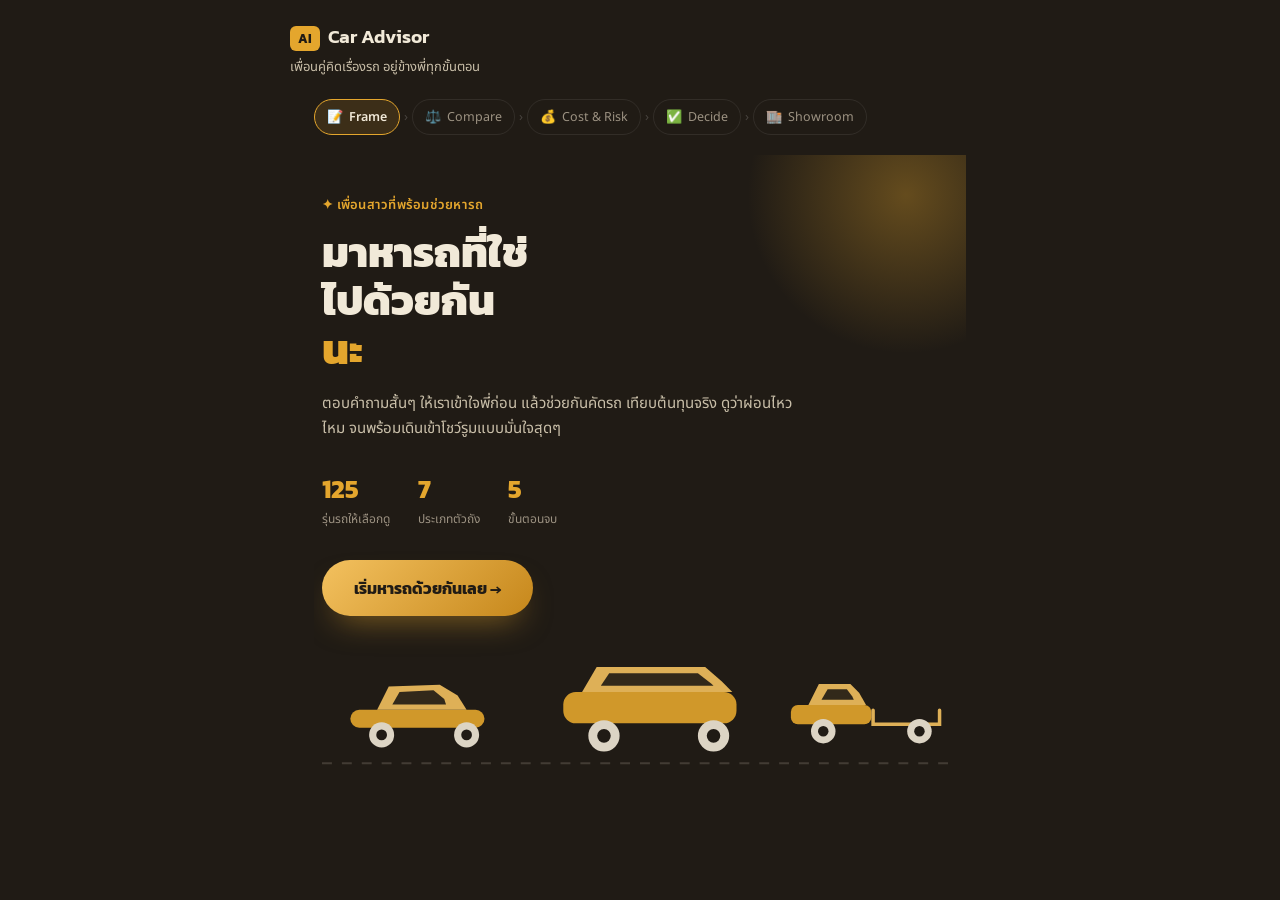
<file: index.html>
<!DOCTYPE html>
<html lang="th">
<head>
  <meta charset="UTF-8" />
  <meta name="viewport" content="width=device-width, initial-scale=1.0" />
  <title>AI Car Advisor — จากงบถึงโชว์รูม ครบทุกขั้น</title>
  <link rel="preconnect" href="https://fonts.googleapis.com">
  <link href="https://fonts.googleapis.com/css2?family=Kanit:wght@500;600;700;800&family=Noto+Sans+Thai:wght@400;500;600;700&display=swap" rel="stylesheet">
  <link rel="stylesheet" href="styles.css" />
</head>
<body>

  <header class="topbar">
    <div class="topbar__inner">
      <div class="brand">
        <span class="brand__mark">AI</span>
        <span class="brand__name">Car Advisor</span>
      </div>
      <p class="brand__tag">เพื่อนคู่คิดเรื่องรถ อยู่ข้างพี่ทุกขั้นตอน</p>
    </div>
  </header>

  <!-- ===================== MACRO STAGE TRACKER ===================== -->
  <nav class="stage-tracker" id="stageTracker" aria-label="ขั้นตอนทั้งหมด" hidden>
    <div class="stage-item is-active" data-stage="1"><span class="stage-item__icon">📝</span><span class="stage-item__label">Frame</span></div>
    <span class="stage-arrow">›</span>
    <div class="stage-item" data-stage="2"><span class="stage-item__icon">⚖️</span><span class="stage-item__label">Compare</span></div>
    <span class="stage-arrow">›</span>
    <div class="stage-item" data-stage="3"><span class="stage-item__icon">💰</span><span class="stage-item__label">Cost &amp; Risk</span></div>
    <span class="stage-arrow">›</span>
    <div class="stage-item" data-stage="4"><span class="stage-item__icon">✅</span><span class="stage-item__label">Decide</span></div>
    <span class="stage-arrow">›</span>
    <div class="stage-item" data-stage="5"><span class="stage-item__icon">🏬</span><span class="stage-item__label">Showroom</span></div>
  </nav>

  <main class="wrap">

    <!-- ===================== LANDING / HERO ===================== -->
    <section class="hero" id="landingSection">
      <div class="hero__glow"></div>
      <p class="hero__eyebrow">✦ เพื่อนสาวที่พร้อมช่วยหารถ</p>
      <h1 class="hero__title">มาหารถที่ใช่<br />ไปด้วยกัน<br /><span class="hero__title-accent">นะ</span></h1>
      <p class="hero__sub">ตอบคำถามสั้นๆ ให้เราเข้าใจพี่ก่อน แล้วช่วยกันคัดรถ เทียบต้นทุนจริง ดูว่าผ่อนไหวไหม จนพร้อมเดินเข้าโชว์รูมแบบมั่นใจสุดๆ</p>

      <div class="hero__stats">
        <div class="hero__stat"><span class="hero__stat-num" id="heroCarCount">104</span><span class="hero__stat-label">รุ่นรถให้เลือกดู</span></div>
        <div class="hero__stat"><span class="hero__stat-num">7</span><span class="hero__stat-label">ประเภทตัวถัง</span></div>
        <div class="hero__stat"><span class="hero__stat-num">5</span><span class="hero__stat-label">ขั้นตอนจบ</span></div>
      </div>

      <button type="button" id="startBtn" class="btn-hero">เริ่มหารถด้วยกันเลย →</button>

      <div class="hero__art" aria-hidden="true" id="heroArt"></div>
    </section>

    <!-- ===================== STAGE 1 · FRAME (quiz) ===================== -->
    <section class="quiz-card" id="quizCard" hidden>

      <div class="quiz-progress">
        <div class="dots" id="dots">
          <span class="dot is-active" data-dot="1"></span>
          <span class="dot" data-dot="2"></span>
          <span class="dot" data-dot="3"></span>
          <span class="dot" data-dot="4"></span>
          <span class="dot" data-dot="5"></span>
        </div>
        <span class="progress-label" id="progressLabel">ข้อ 1 จาก 5</span>
      </div>

      <!-- STEP 1 — BUDGET & INCOME (Split side-by-side) -->
      <div class="step" data-step="1">
        <div class="budget-income-grid">
          
          <!-- LEFT COLUMN: BUDGET -->
          <div class="budget-income-col">
            <p class="quiz-eyebrow">งบประมาณรถยนต์</p>
            <h2 class="quiz-q">งบประมาณที่เล็งไว้?</h2>
            <p class="quiz-hint">ระบุงบประมาณที่ต้องการซื้อรถ (หน่วยเป็น k)</p>

            <div class="modern-input-card">
              <div class="input-k-wrapper">
                <input type="number" id="budgetK" class="input-k-field" value="900" min="100" max="10000" step="50" placeholder="0" />
                <span class="input-k-suffix">k</span>
              </div>
              <div class="budget-box__amount" id="budgetValue">900,000 บาท</div>
            </div>
          </div>

          <!-- RIGHT COLUMN: INCOME -->
          <div class="budget-income-col">
            <p class="quiz-eyebrow">รายได้ต่อเดือน</p>
            <h2 class="quiz-q">รายได้ต่อเดือนของพี่?</h2>
            <p class="quiz-hint">ระบุรายได้เฉลี่ยต่อเดือนของพี่ (หน่วยเป็น k)</p>

            <div class="modern-input-card">
              <div class="input-k-wrapper">
                <input type="number" id="incomeK" class="input-k-field" value="30" min="5" max="1000" step="5" placeholder="0" />
                <span class="input-k-suffix">k</span>
              </div>
              <div class="budget-box__amount" id="incomeValue">30,000 บาท / เดือน</div>
            </div>
          </div>

        </div>
      </div>

      <!-- STEP 2 — PAINS & GAINS -->
      <div class="step" data-step="2" hidden>
        <div class="pain-gain-grid">
          
          <!-- LEFT COLUMN: PAIN -->
          <div class="pain-gain-col">
            <h2 class="quiz-q quiz-q--pg">ปัญหาที่เจอบ่อยในการขับรถ?</h2>
            <p class="quiz-hint">เลือกปัญหาที่พี่พบเจอบ่อยที่สุด (เลือกได้สูงสุด 3 ข้อ)</p>

            <div class="option-grid option-grid--vertical" data-group="pains" style="max-width: 100%;">
              <button type="button" class="option-card option-card--horizontal option-card--pg" data-value="pain1">
                <span class="option-card__emoji">🏙️</span>
                <span class="option-card__title">ขับในเมืองเป็นหลัก</span>
              </button>
              <button type="button" class="option-card option-card--horizontal option-card--pg" data-value="pain3">
                <span class="option-card__emoji">👨‍👩‍👧</span>
                <span class="option-card__title">ใช้รถร่วมกับคนในบ้านเป็นประจำ</span>
              </button>
              <button type="button" class="option-card option-card--horizontal option-card--pg" data-value="pain4">
                <span class="option-card__emoji">💼</span>
                <span class="option-card__title">ใช้รถทำงานหลายจุด เดินทางหลายที่ต่อวัน</span>
              </button>
              <button type="button" class="option-card option-card--horizontal option-card--pg" data-value="pain5">
                <span class="option-card__emoji">🛣️</span>
                <span class="option-card__title">เดินทางไกลเป็นประจำ หรือเดินทางต่างจังหวัดบ่อย</span>
              </button>
              <button type="button" class="option-card option-card--horizontal option-card--pg" data-value="pain6">
                <span class="option-card__emoji">⛺</span>
                <span class="option-card__title">ท่องเที่ยวและกิจกรรมกลางแจ้ง ออกทริป แคมป์ปิ้ง หรือเดินทางพร้อมอุปกรณ์</span>
              </button>
              <button type="button" class="option-card option-card--horizontal option-card--pg" data-value="pain7">
                <span class="option-card__emoji">📦</span>
                <span class="option-card__title">ต้องใช้พื้นที่เก็บของและการจัดวางที่ยืดหยุ่น</span>
              </button>
            </div>
          </div>

          <!-- RIGHT COLUMN: GAIN -->
          <div class="pain-gain-col">
            <h2 class="quiz-q quiz-q--pg">อยากได้รถที่ตอบโจทย์อย่างไร?</h2>
            <p class="quiz-hint">เลือกสิ่งที่คาดหวังในรถคันใหม่ (เลือกได้สูงสุด 3 ข้อ)</p>

            <div class="option-grid option-grid--vertical" data-group="gains" style="max-width: 100%;">
              <button type="button" class="option-card option-card--horizontal option-card--pg" data-value="gain1">
                <span class="option-card__emoji">🚗</span>
                <span class="option-card__title">กะทัดรัด คล่องตัว จอดง่าย</span>
              </button>
              <button type="button" class="option-card option-card--horizontal option-card--pg" data-value="gain2">
                <span class="option-card__emoji">🛋️</span>
                <span class="option-card__title">กว้างขวาง นั่งสบายทั้งครอบครัว</span>
              </button>
              <button type="button" class="option-card option-card--horizontal option-card--pg" data-value="gain3">
                <span class="option-card__emoji">🔋</span>
                <span class="option-card__title">ประหยัดน้ำมัน / ไฟฟ้า</span>
              </button>
              <button type="button" class="option-card option-card--horizontal option-card--pg" data-value="gain4">
                <span class="option-card__emoji">🛞</span>
                <span class="option-card__title">ช่วงล่างมั่นคง ขับมั่นใจ</span>
              </button>
              <button type="button" class="option-card option-card--horizontal option-card--pg" data-value="gain5">
                <span class="option-card__emoji">⛺</span>
                <span class="option-card__title">ใต้ท้องสูง พร้อมหลายสภาพถนน</span>
              </button>
              <button type="button" class="option-card option-card--horizontal option-card--pg" data-value="gain6">
                <span class="option-card__emoji">🎒</span>
                <span class="option-card__title">พื้นที่เก็บของกว้าง เบาะพับได้</span>
              </button>
            </div>
          </div>

        </div>
      </div>

      <!-- STEP 3 — BODY TYPE -->
      <div class="step" data-step="3" hidden>
        <p class="quiz-eyebrow">แล้วทรงรถล่ะ</p>
        <h2 class="quiz-q">ชอบรถประเภทไหน?</h2>
        <p class="quiz-hint">ถ้ายังไม่มีในใจ เลือก "ให้ช่วยแนะนำ" ได้เลย</p>

        <div class="option-grid" data-group="bodytype">
          <button type="button" class="option-card" data-value="hatchback">
            <span class="option-card__emoji">🚗</span>
            <span class="option-card__title">Hatchback / อีโค่คาร์</span>
            <span class="option-card__sub">เล็ก คล่องตัว จอดง่าย</span>
          </button>
          <button type="button" class="option-card" data-value="sedan">
            <span class="option-card__emoji">🚘</span>
            <span class="option-card__title">Sedan</span>
            <span class="option-card__sub">นั่งสบาย ดูเรียบร้อย</span>
          </button>
          <button type="button" class="option-card" data-value="coupe">
            <span class="option-card__emoji">🏎️</span>
            <span class="option-card__title">Coupe</span>
            <span class="option-card__sub">สปอร์ต 2 ประตู ขับสนุก</span>
          </button>
          <button type="button" class="option-card" data-value="suv">
            <span class="option-card__emoji">🚙</span>
            <span class="option-card__title">SUV / Crossover</span>
            <span class="option-card__sub">นั่งสูง มั่นใจ เก็บของเยอะ</span>
          </button>
          <button type="button" class="option-card" data-value="ppv">
            <span class="option-card__emoji">🚙</span>
            <span class="option-card__title">PPV 7 ที่นั่ง</span>
            <span class="option-card__sub">ฐานกระบะ ลุยได้ นั่งได้เยอะ</span>
          </button>
          <button type="button" class="option-card" data-value="mpv">
            <span class="option-card__emoji">🚐</span>
            <span class="option-card__title">รถตู้ / MPV</span>
            <span class="option-card__sub">ขนคนได้เยอะสุด อเนกประสงค์</span>
          </button>
          <button type="button" class="option-card" data-value="pickup">
            <span class="option-card__emoji">🛻</span>
            <span class="option-card__title">กระบะ / Pickup</span>
            <span class="option-card__sub">ลุยได้ บรรทุกหนักได้</span>
          </button>
          <button type="button" class="option-card" data-value="unsure">
            <span class="option-card__emoji">🤔</span>
            <span class="option-card__title">ไม่แน่ใจ</span>
            <span class="option-card__sub">ให้ช่วยแนะนำจากข้ออื่นแทน</span>
          </button>
        </div>
      </div>

      <!-- STEP 4 — ENGINE / FUEL -->
      <div class="step" data-step="4" hidden>
        <p class="quiz-eyebrow">เรื่องเครื่องยนต์</p>
        <h2 class="quiz-q">อยากได้ขุมพลังแบบไหน?</h2>

        <div class="option-grid" data-group="fuel">
          <button type="button" class="option-card" data-value="any">
            <span class="option-card__emoji">🤷</span>
            <span class="option-card__title">ไม่กำหนด</span>
            <span class="option-card__sub">คันไหนคุ้มก็เอา</span>
          </button>
          <button type="button" class="option-card" data-value="petrol">
            <span class="option-card__emoji">⛽️</span>
            <span class="option-card__title">น้ำมันเบนซิน</span>
            <span class="option-card__sub">หาปั๊มง่าย ซ่อมง่าย</span>
          </button>
          <button type="button" class="option-card" data-value="diesel">
            <span class="option-card__emoji">🛢️</span>
            <span class="option-card__title">น้ำมันดีเซล</span>
            <span class="option-card__sub">แรงบิดดี ทนทาน เหมาะลุยงาน</span>
          </button>
          <button type="button" class="option-card" data-value="hybrid">
            <span class="option-card__emoji">🔋</span>
            <span class="option-card__title">ไฮบริด</span>
            <span class="option-card__sub">ประหยัด ไม่ต้องพึ่งที่ชาร์จ</span>
          </button>
          <button type="button" class="option-card" data-value="ev">
            <span class="option-card__emoji">⚡️</span>
            <span class="option-card__title">ไฟฟ้า (EV)</span>
            <span class="option-card__sub">เงียบ ไม่มีค่าน้ำมันเลย</span>
          </button>
        </div>
      </div>

      <!-- STEP 5 — BRANDS -->
      <div class="step" data-step="5" hidden>
        <p class="quiz-eyebrow">ข้อสุดท้ายแล้ว</p>
        <h2 class="quiz-q">แบรนด์ในดวงใจที่ชอบเป็นพิเศษ?</h2>
        <p class="quiz-hint">เลือกได้สูงสุด <strong>3 แบรนด์</strong> (หากไม่ระบุ ระบบจะตั้งค่าเป็น "อะไรก็ได้" ให้ครับ)</p>

        <div class="option-grid option-grid--brands" data-group="brands" data-max="3">
          <button type="button" class="option-card option-card--brand is-selected" data-value="any" style="grid-column: 1 / -1;">
            อะไรก็ได้ (ไม่จำกัด)
          </button>
          <button type="button" class="option-card option-card--brand" data-value="Audi">Audi</button>
          <button type="button" class="option-card option-card--brand" data-value="BMW">BMW</button>
          <button type="button" class="option-card option-card--brand" data-value="BYD">BYD</button>
          <button type="button" class="option-card option-card--brand" data-value="Changan">Changan</button>
          <button type="button" class="option-card option-card--brand" data-value="Chevrolet">Chevrolet</button>
          <button type="button" class="option-card option-card--brand" data-value="Ford">Ford</button>
          <button type="button" class="option-card option-card--brand" data-value="GAC">GAC</button>
          <button type="button" class="option-card option-card--brand" data-value="GWM">GWM</button>
          <button type="button" class="option-card option-card--brand" data-value="Honda">Honda</button>
          <button type="button" class="option-card option-card--brand" data-value="Hyundai">Hyundai</button>
          <button type="button" class="option-card option-card--brand" data-value="Isuzu">Isuzu</button>
          <button type="button" class="option-card option-card--brand" data-value="Kia">Kia</button>
          <button type="button" class="option-card option-card--brand" data-value="Lexus">Lexus</button>
          <button type="button" class="option-card option-card--brand" data-value="Mazda">Mazda</button>
          <button type="button" class="option-card option-card--brand" data-value="Mercedes-Benz">Mercedes-Benz</button>
          <button type="button" class="option-card option-card--brand" data-value="MG">MG</button>
          <button type="button" class="option-card option-card--brand" data-value="MINI">MINI</button>
          <button type="button" class="option-card option-card--brand" data-value="Mitsubishi">Mitsubishi</button>
          <button type="button" class="option-card option-card--brand" data-value="Neta">Neta</button>
          <button type="button" class="option-card option-card--brand" data-value="Nissan">Nissan</button>
          <button type="button" class="option-card option-card--brand" data-value="Peugeot">Peugeot</button>
          <button type="button" class="option-card option-card--brand" data-value="Porsche">Porsche</button>
          <button type="button" class="option-card option-card--brand" data-value="Subaru">Subaru</button>
          <button type="button" class="option-card option-card--brand" data-value="Suzuki">Suzuki</button>
          <button type="button" class="option-card option-card--brand" data-value="Tesla">Tesla</button>
          <button type="button" class="option-card option-card--brand" data-value="Toyota">Toyota</button>
          <button type="button" class="option-card option-card--brand" data-value="Volvo">Volvo</button>
        </div>
      </div>

      <div class="quiz-nav">
        <button type="button" id="backBtn" class="btn-ghost" hidden>← ย้อนกลับ</button>
        <button type="button" id="nextBtn" class="btn-primary">ถัดไป</button>
      </div>
    </section>

    <!-- ===================== STAGE 2 · COMPARE ===================== -->
    <section class="results" id="resultsSection" hidden>
      <div class="results__intro">
        <p class="results__eyebrow">สรุปให้แล้วนะ</p>
        <h2>นี่คือรถที่เราว่าเหมาะกับพี่ที่สุด</h2>
        <p class="results__sub" id="resultsSummary"></p>
      </div>

      <div class="results__grid" id="resultsGrid"></div>

      <div class="stage-nav">
        <div class="stage-nav__secondary">
          <button type="button" id="editBtn" class="btn-ghost">← แก้คำตอบ</button>
          <button type="button" id="restartBtn" class="btn-ghost">↺ เริ่มตอบใหม่</button>
        </div>
        <button type="button" id="toCostRiskBtn" class="btn-primary">ดูค่าใช้จ่าย 5 ปี &amp; ความเสี่ยง →</button>
      </div>
    </section>

    <!-- ===================== STAGE 3 · COST & RISK ===================== -->
    <section class="results" id="costRiskSection" hidden>
      <div class="results__intro">
        <p class="results__eyebrow">AI predicts cost &amp; risk</p>
        <h2>ราคาป้ายไม่ใช่ต้นทุนทั้งหมด</h2>
        <p class="results__sub">ประมาณการค่าใช้จ่ายรวม 5 ปี (ซื้อ + น้ำมัน/ไฟ + ประกัน + ซ่อมบำรุง − มูลค่าขายต่อ) และข้อควรรู้ก่อนตัดสินใจของแต่ละคัน</p>
      </div>

      <div class="cost-risk-grid" id="costRiskGrid"></div>

      <div class="stage-nav">
        <button type="button" id="backToCompareBtn" class="btn-ghost">← กลับไปเทียบรถ</button>
        <button type="button" id="toDecideBtn" class="btn-primary">ถัดไป: ตัดสินใจ →</button>
      </div>
    </section>

    <!-- ===================== STAGE 4 · DECIDE ===================== -->
    <section class="results" id="decideSection" hidden>
      <div class="results__intro">
        <p class="results__eyebrow">Review &amp; decide</p>
        <h2>เลือกคันที่ใช่ที่สุดสำหรับพี่</h2>
        <p class="results__sub">ดูสรุปคะแนนความเหมาะสมเทียบกันอีกที แล้วเลือกคันเดียวที่จะพาไปโชว์รูม</p>
      </div>

      <div class="decide-grid" id="decideGrid"></div>

      <div class="stage-nav">
        <button type="button" id="backToCostRiskBtn" class="btn-ghost">← กลับไปดูต้นทุน</button>
        <button type="button" id="confirmDecisionBtn" class="btn-primary">ยืนยันเลือกคันนี้ →</button>
      </div>
    </section>

    <!-- ===================== STAGE 5 · SHOWROOM ===================== -->
    <section class="results" id="showroomSection" hidden>
      <div class="results__intro">
        <p class="results__eyebrow">Visit showroom</p>
        <h2 id="showroomTitle">เตรียมตัวก่อนไปโชว์รูม</h2>
        <p class="results__sub" id="showroomSub"></p>
      </div>

      <div class="checklist-progress">
        <div class="checklist-progress__bar"><div class="checklist-progress__fill" id="checklistFill"></div></div>
        <span class="checklist-progress__label" id="checklistLabel">0/0 ข้อ</span>
      </div>

      <div id="checklistGroups"></div>

      <div class="stage-nav">
        <button type="button" id="backToDecideBtn" class="btn-ghost">← กลับไปเลือกใหม่</button>
        <button type="button" id="finishRestartBtn" class="btn-ghost">↺ เริ่มต้นทั้งหมดใหม่</button>
      </div>
    </section>

  </main>

  <script src="app.js"></script>
</body>
</html>
</file>
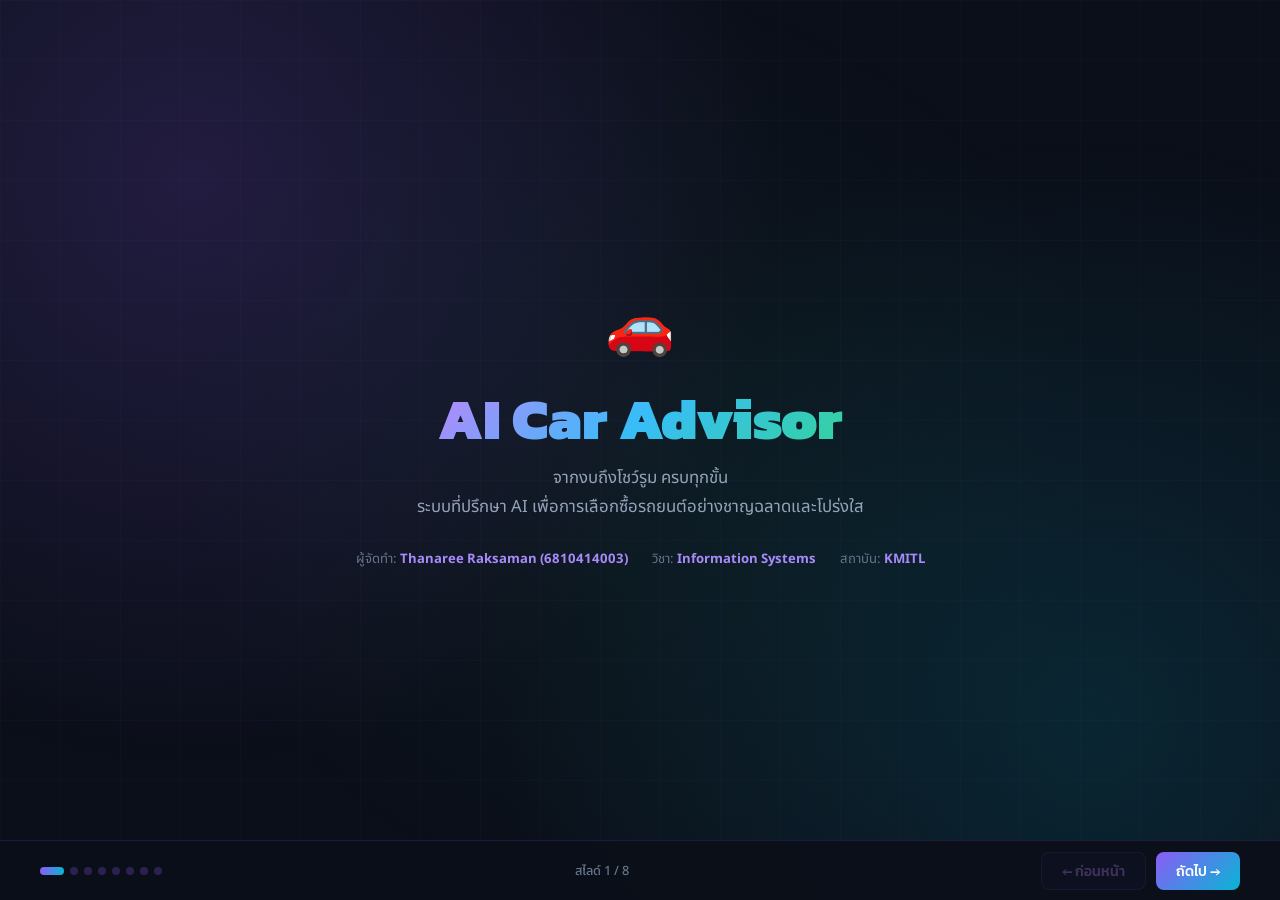
<file: presentation.html>
<!DOCTYPE html>
<html lang="th">
<head>
  <meta charset="UTF-8" />
  <meta name="viewport" content="width=device-width, initial-scale=1.0" />
  <title>AI Car Advisor — Presentation</title>
  <link rel="preconnect" href="https://fonts.googleapis.com">
  <link href="https://fonts.googleapis.com/css2?family=Kanit:wght@300;400;500;600;700;800;900&family=Noto+Sans+Thai:wght@300;400;500;600;700&family=Inter:wght@300;400;500;600;700;800&display=swap" rel="stylesheet">
  <style>
    /* ============================================================
       RESET & BASE
       ============================================================ */
    *, *::before, *::after { box-sizing: border-box; margin: 0; padding: 0; }
    html { font-size: 16px; scroll-behavior: smooth; }
    body {
      font-family: 'Noto Sans Thai', 'Inter', sans-serif;
      background: #0B0F19;
      color: #E2E8F0;
      overflow: hidden;
      height: 100vh;
      width: 100vw;
    }

    /* ============================================================
       SLIDE CONTAINER & ANIMATION
       ============================================================ */
    .slides-wrapper {
      width: 100vw;
      height: 100vh;
      position: relative;
      overflow: hidden;
    }

    .slide {
      position: absolute;
      inset: 0;
      display: flex;
      flex-direction: column;
      justify-content: center;
      align-items: center;
      padding: 40px 60px 85px;
      opacity: 0;
      transform: translateX(80px);
      transition: opacity 0.45s cubic-bezier(0.16, 1, 0.3, 1), transform 0.45s cubic-bezier(0.16, 1, 0.3, 1);
      pointer-events: none;
      overflow-y: auto;
    }

    .slide.active {
      opacity: 1;
      transform: translateX(0);
      pointer-events: all;
    }

    .slide.exit-left {
      opacity: 0;
      transform: translateX(-80px);
    }

    /* ============================================================
       BACKGROUND EFFECTS
       ============================================================ */
    .bg-glow {
      position: fixed;
      inset: 0;
      z-index: 0;
      pointer-events: none;
      background:
        radial-gradient(circle at 15% 20%, rgba(139, 92, 246, 0.18) 0%, transparent 45%),
        radial-gradient(circle at 85% 80%, rgba(6, 182, 212, 0.14) 0%, transparent 45%),
        radial-gradient(circle at 50% 50%, rgba(52, 211, 153, 0.05) 0%, transparent 60%);
    }

    .grid-overlay {
      position: fixed;
      inset: 0;
      z-index: 0;
      pointer-events: none;
      background-image:
        linear-gradient(rgba(139,92,246,0.03) 1px, transparent 1px),
        linear-gradient(90deg, rgba(139,92,246,0.03) 1px, transparent 1px);
      background-size: 60px 60px;
    }

    /* ============================================================
       TYPOGRAPHY
       ============================================================ */
    .slide-number {
      position: absolute;
      top: 24px;
      left: 60px;
      font-family: 'Inter', sans-serif;
      font-size: 12px;
      font-weight: 700;
      color: rgba(139,92,246,0.7);
      letter-spacing: 3px;
      text-transform: uppercase;
      z-index: 10;
    }

    .slide-eyebrow {
      font-family: 'Inter', sans-serif;
      font-size: 12px;
      font-weight: 800;
      letter-spacing: 3px;
      text-transform: uppercase;
      color: #8B5CF6;
      margin-bottom: 8px;
      display: inline-flex;
      align-items: center;
      gap: 6px;
    }

    .slide-title {
      font-family: 'Kanit', sans-serif;
      font-weight: 800;
      font-size: clamp(1.8rem, 3.2vw, 2.6rem);
      line-height: 1.25;
      margin-bottom: 8px;
      text-align: center;
    }

    .gradient-text {
      background: linear-gradient(135deg, #C084FC 0%, #38BDF8 50%, #34D399 100%);
      -webkit-background-clip: text;
      -webkit-text-fill-color: transparent;
      background-clip: text;
    }

    .slide-subtitle {
      font-size: 0.92rem;
      color: #94A3B8;
      max-width: 800px;
      text-align: center;
      line-height: 1.6;
      margin-bottom: 24px;
    }

    /* ============================================================
       CARDS & GRIDS
       ============================================================ */
    .card-grid {
      display: grid;
      gap: 16px;
      width: 100%;
      max-width: 1150px;
    }

    .card-grid--2 { grid-template-columns: repeat(2, 1fr); }
    .card-grid--3 { grid-template-columns: repeat(3, 1fr); }
    .card-grid--4 { grid-template-columns: repeat(4, 1fr); }

    .card {
      background: rgba(17, 24, 39, 0.75);
      border: 1px solid rgba(139,92,246,0.2);
      border-radius: 14px;
      padding: 20px 20px;
      backdrop-filter: blur(16px);
      transition: all 0.3s ease;
      position: relative;
      overflow: hidden;
    }

    .card::before {
      content: '';
      position: absolute;
      top: 0; left: 0; right: 0;
      height: 3px;
      background: linear-gradient(90deg, #8B5CF6, #06B6D4);
      opacity: 0;
      transition: opacity 0.3s ease;
    }

    .card:hover {
      border-color: rgba(139,92,246,0.5);
      transform: translateY(-3px);
      box-shadow: 0 16px 36px rgba(0,0,0,0.4), 0 0 16px rgba(139,92,246,0.1);
    }

    .card:hover::before { opacity: 1; }

    .card__icon {
      font-size: 1.5rem;
      margin-bottom: 6px;
      display: block;
    }

    .card__title {
      font-family: 'Kanit', sans-serif;
      font-weight: 600;
      font-size: 1.05rem;
      color: #F1F5F9;
      margin-bottom: 6px;
    }

    .card__text {
      font-size: 0.82rem;
      color: #94A3B8;
      line-height: 1.6;
    }

    /* ============================================================
       PERSONA & EMPATHY MAP
       ============================================================ */
    .persona-layout {
      display: grid;
      grid-template-columns: 320px 1fr;
      gap: 24px;
      max-width: 1150px;
      width: 100%;
      align-items: start;
    }

    .persona-card-main {
      background: rgba(17, 24, 39, 0.85);
      border: 1px solid rgba(139,92,246,0.3);
      border-radius: 16px;
      padding: 24px 20px;
      text-align: center;
    }

    .persona-avatar {
      width: 76px;
      height: 76px;
      border-radius: 50%;
      background: linear-gradient(135deg, #8B5CF6, #06B6D4);
      display: flex;
      align-items: center;
      justify-content: center;
      font-size: 2.2rem;
      margin: 0 auto 12px;
      box-shadow: 0 0 24px rgba(139,92,246,0.3);
    }

    .empathy-grid-4 {
      display: grid;
      grid-template-columns: 1fr 1fr;
      gap: 12px;
    }

    .empathy-item {
      background: rgba(17, 24, 39, 0.75);
      border: 1px solid rgba(139,92,246,0.2);
      border-radius: 12px;
      padding: 14px 16px;
    }

    .empathy-item__head {
      font-family: 'Inter', sans-serif;
      font-weight: 700;
      font-size: 0.82rem;
      color: #38BDF8;
      margin-bottom: 6px;
    }

    .empathy-item ul {
      list-style: none;
      font-size: 0.78rem;
      color: #CBD5E1;
      line-height: 1.5;
    }

    .empathy-item ul li {
      margin-bottom: 3px;
      position: relative;
      padding-left: 10px;
    }

    .empathy-item ul li::before {
      content: '•';
      position: absolute;
      left: 0;
      color: #8B5CF6;
    }

    .pov-banner {
      background: linear-gradient(135deg, rgba(139,92,246,0.12), rgba(6,182,212,0.12));
      border: 1px solid rgba(139,92,246,0.4);
      border-radius: 12px;
      padding: 14px 20px;
      grid-column: 1 / -1;
      margin-top: 10px;
    }

    /* ============================================================
       FEATURE: INPUT / OUTPUT
       ============================================================ */
    .io-layout {
      display: grid;
      grid-template-columns: 1fr 240px 1fr;
      gap: 16px;
      max-width: 1150px;
      width: 100%;
      align-items: stretch;
    }

    .io-box {
      background: rgba(17, 24, 39, 0.75);
      border: 1px solid rgba(139,92,246,0.25);
      border-radius: 14px;
      padding: 22px 20px;
      backdrop-filter: blur(16px);
    }

    .io-box--process {
      background: rgba(17, 24, 39, 0.95);
      border-color: rgba(6,182,212,0.4);
      text-align: center;
      display: flex;
      flex-direction: column;
      justify-content: center;
      align-items: center;
      box-shadow: 0 0 25px rgba(6,182,212,0.1);
    }

    .badge-io {
      display: inline-block;
      padding: 3px 12px;
      border-radius: 20px;
      font-family: 'Inter', sans-serif;
      font-size: 0.72rem;
      font-weight: 800;
      letter-spacing: 1px;
      margin-bottom: 12px;
    }

    .badge-io--in { background: rgba(139,92,246,0.25); color: #C084FC; }
    .badge-io--proc { background: rgba(6,182,212,0.25); color: #38BDF8; }
    .badge-io--out { background: rgba(52,211,153,0.25); color: #34D399; }

    .io-list {
      list-style: none;
    }

    .io-list li {
      padding: 8px 0;
      border-bottom: 1px solid rgba(255,255,255,0.04);
      font-size: 0.82rem;
      color: #E2E8F0;
      display: flex;
      align-items: flex-start;
      gap: 10px;
      line-height: 1.5;
    }

    .io-list li:last-child { border-bottom: none; }

    /* ============================================================
       PROTOTYPE STAGES
       ============================================================ */
    .stage-flow {
      display: flex;
      align-items: center;
      gap: 8px;
      max-width: 1150px;
      width: 100%;
      justify-content: center;
    }

    .stage-box {
      background: rgba(17, 24, 39, 0.8);
      border: 1px solid rgba(139,92,246,0.25);
      border-radius: 12px;
      padding: 16px 12px;
      text-align: center;
      flex: 1;
      backdrop-filter: blur(16px);
      transition: all 0.3s ease;
    }

    .stage-box:hover {
      border-color: rgba(139,92,246,0.5);
      transform: translateY(-2px);
    }

    .stage-box__num {
      font-family: 'Inter', sans-serif;
      font-weight: 800;
      font-size: 1.4rem;
      background: linear-gradient(135deg, #C084FC, #38BDF8);
      -webkit-background-clip: text;
      -webkit-text-fill-color: transparent;
      margin-bottom: 4px;
    }

    .stage-box__name {
      font-family: 'Kanit', sans-serif;
      font-weight: 600;
      font-size: 0.9rem;
      color: #F1F5F9;
      margin-bottom: 4px;
    }

    .stage-box__desc {
      font-size: 0.72rem;
      color: #64748B;
      line-height: 1.4;
    }

    .stage-arrow-icon {
      font-size: 1.2rem;
      color: rgba(139,92,246,0.4);
      flex-shrink: 0;
    }

    /* ============================================================
       VALIDATE & TEST CASES TABLE
       ============================================================ */
    .validate-wrapper {
      max-width: 1150px;
      width: 100%;
    }

    .test-table {
      width: 100%;
      border-collapse: collapse;
      font-size: 0.8rem;
      background: rgba(17, 24, 39, 0.75);
      border: 1px solid rgba(139,92,246,0.2);
      border-radius: 14px;
      overflow: hidden;
    }

    .test-table th {
      background: rgba(139,92,246,0.14);
      color: #C084FC;
      font-family: 'Kanit', sans-serif;
      font-weight: 600;
      padding: 12px 14px;
      text-align: left;
      border-bottom: 1px solid rgba(139,92,246,0.2);
    }

    .test-table td {
      padding: 10px 14px;
      border-bottom: 1px solid rgba(255,255,255,0.04);
      color: #CBD5E1;
      line-height: 1.5;
      vertical-align: top;
    }

    .badge-pass {
      display: inline-block;
      padding: 2px 10px;
      border-radius: 12px;
      font-size: 0.72rem;
      font-weight: 700;
      background: rgba(52,211,153,0.15);
      color: #34D399;
    }

    .badge-feat {
      display: inline-block;
      padding: 2px 8px;
      border-radius: 6px;
      font-size: 0.7rem;
      font-weight: 600;
      background: rgba(139,92,246,0.15);
      color: #C084FC;
    }

    /* ============================================================
       NEXT STEP TIMELINE
       ============================================================ */
    .timeline {
      max-width: 850px;
      width: 100%;
      position: relative;
      padding-left: 36px;
    }

    .timeline::before {
      content: '';
      position: absolute;
      left: 12px; top: 0; bottom: 0;
      width: 2px;
      background: linear-gradient(180deg, #8B5CF6, #06B6D4, #34D399);
    }

    .timeline-item {
      position: relative;
      padding: 0 0 20px 24px;
    }

    .timeline-item:last-child { padding-bottom: 0; }

    .timeline-item__dot {
      position: absolute;
      left: -30px; top: 4px;
      width: 12px; height: 12px;
      border-radius: 50%;
      background: linear-gradient(135deg, #8B5CF6, #06B6D4);
      box-shadow: 0 0 10px rgba(139,92,246,0.4);
    }

    .timeline-item__title {
      font-family: 'Kanit', sans-serif;
      font-weight: 600;
      font-size: 0.95rem;
      color: #F1F5F9;
      margin-bottom: 4px;
    }

    .timeline-item__text {
      font-size: 0.82rem;
      color: #94A3B8;
      line-height: 1.6;
    }

    /* ============================================================
       NAVIGATION BAR
       ============================================================ */
    .nav-bar {
      position: fixed;
      bottom: 0; left: 0; right: 0;
      height: 60px;
      background: rgba(11, 15, 25, 0.95);
      border-top: 1px solid rgba(139,92,246,0.15);
      backdrop-filter: blur(20px);
      display: flex;
      align-items: center;
      justify-content: space-between;
      padding: 0 40px;
      z-index: 100;
    }

    .nav-dots { display: flex; gap: 6px; align-items: center; }

    .nav-dot {
      width: 8px; height: 8px;
      border-radius: 50%;
      background: rgba(139,92,246,0.25);
      border: none; cursor: pointer;
      transition: all 0.3s ease; padding: 0;
    }

    .nav-dot.active {
      width: 24px; border-radius: 4px;
      background: linear-gradient(90deg, #8B5CF6, #06B6D4);
    }

    .nav-btns { display: flex; gap: 10px; }

    .nav-btn {
      padding: 8px 20px;
      border-radius: 8px;
      font-family: 'Kanit', sans-serif;
      font-weight: 500;
      font-size: 0.85rem;
      cursor: pointer;
      transition: all 0.3s ease;
      border: none;
    }

    .nav-btn--prev { background: rgba(139,92,246,0.1); color: #C084FC; border: 1px solid rgba(139,92,246,0.3); }
    .nav-btn--prev:hover { background: rgba(139,92,246,0.2); }
    .nav-btn--next { background: linear-gradient(135deg, #8B5CF6, #06B6D4); color: white; }
    .nav-btn--next:hover { transform: translateY(-1px); }
    .nav-btn:disabled { opacity: 0.3; cursor: not-allowed; transform: none; }
    .nav-info { font-size: 0.8rem; color: #64748B; font-weight: 500; }

    /* TITLE SLIDE */
    .title-slide { text-align: center; }
    .title-logo { font-size: 3.5rem; margin-bottom: 16px; display: block; }
    .title-main { font-family: 'Kanit', sans-serif; font-weight: 900; font-size: clamp(2.2rem, 4.5vw, 4rem); line-height: 1.15; margin-bottom: 12px; }
    .title-tagline { font-size: 1.05rem; color: #94A3B8; max-width: 650px; margin: 0 auto 28px; line-height: 1.7; }
    .title-meta { display: flex; gap: 24px; justify-content: center; flex-wrap: wrap; }
    .title-meta__item { font-size: 0.82rem; color: #64748B; }
    .title-meta__item strong { color: #A78BFA; }

    @media (max-width: 900px) {
      .slide { padding: 30px 20px 80px; }
      .persona-layout, .io-layout, .empathy-grid-4, .card-grid--2 { grid-template-columns: 1fr; }
      .stage-flow { flex-direction: column; }
      .stage-arrow-icon { transform: rotate(90deg); }
      .nav-bar { padding: 0 16px; }
    }
  </style>
</head>
<body>
  <div class="bg-glow"></div>
  <div class="grid-overlay"></div>

  <div class="slides-wrapper" id="slidesWrapper">

    <!-- ===================== SLIDE 0: TITLE ===================== -->
    <div class="slide active" data-slide="0">
      <div class="title-slide">
        <span class="title-logo">🚗</span>
        <h1 class="title-main">
          <span class="gradient-text">AI Car Advisor</span>
        </h1>
        <p class="title-tagline">
          จากงบถึงโชว์รูม ครบทุกขั้น<br>
          ระบบที่ปรึกษา AI เพื่อการเลือกซื้อรถยนต์อย่างชาญฉลาดและโปร่งใส
        </p>
        <div class="title-meta">
          <span class="title-meta__item">ผู้จัดทำ: <strong>Thanaree Raksaman (6810414003)</strong></span>
          <span class="title-meta__item">วิชา: <strong>Information Systems</strong></span>
          <span class="title-meta__item">สถาบัน: <strong>KMITL</strong></span>
        </div>
      </div>
    </div>

    <!-- ===================== SLIDE 1: PERSONA ===================== -->
    <div class="slide" data-slide="1">
      <span class="slide-number">01 / 07</span>
      <p class="slide-eyebrow">✦ TOPIC 1</p>
      <h2 class="slide-title"><span class="gradient-text">1. Persona (กลุ่มเป้าหมายผู้ใช้)</span></h2>
      <p class="slide-subtitle">วิเคราะห์พฤติกรรม ทัศนคติ และความต้องการเชิงลึกของผู้ซื้อรถยนต์ผ่าน Empathy Map & POV Statement</p>

      <div class="persona-layout">
        <!-- Main Profile -->
        <div class="persona-card-main">
          <div class="persona-avatar">👩‍💼</div>
          <h3 style="font-family:'Kanit'; font-size:1.15rem; color:#F1F5F9; margin-bottom:4px;">คุณแพร (Persona หลัก)</h3>
          <p style="font-size:0.8rem; color:#8B5CF6; font-weight:600; margin-bottom:12px;">พนักงานออฟฟิศ / วัยทำงาน 25–40 ปี</p>
          <div style="font-size:0.78rem; color:#94A3B8; text-align:left; line-height:1.6;">
            • <strong>งบประมาณ:</strong> 600,000 – 1,500,000 บาท<br>
            • <strong>รายได้:</strong> 25,000 – 60,000 บาท/เดือน<br>
            • <strong>พฤติกรรม:</strong> กำลังซื้อรถคันแรกหรือเปลี่ยนคัน ข้อมูลเยอะจนเลือกไม่ถูก ไม่มั่นใจเรื่องค่างวดและค่าซ่อมระยะยาว
          </div>
        </div>

        <!-- Empathy Map & POV -->
        <div>
          <div class="empathy-grid-4">
            <div class="empathy-item">
              <div class="empathy-item__head">💬 SAYS</div>
              <ul>
                <li>ตัวเลือกในตลาดมีเยอะ สเปกซับซ้อน ตัดสินใจยาก</li>
                <li>กังวลเรื่องค่าใช้จ่ายระยะยาว (ดอกเบี้ย ซ่อมบำรุง)</li>
                <li>ไม่ค่อยเชื่อใจเซลส์ กลัวถูกยัดเยียดรุ่นเกินงบ</li>
              </ul>
            </div>
            <div class="empathy-item">
              <div class="empathy-item__head">💭 THINKS</div>
              <ul>
                <li>คนรอบข้างเชียร์แบรนด์ตลาดเพราะซ่อง่าย อะไหล่ถูก</li>
                <li>ได้ยินรีวิวเชิงลบเกี่ยวกับเรื่องซ่อมจะปัดตกทันที</li>
                <li>คำแนะนำจากเซลส์มักจะเชียร์สินค้าตนเองเป็นหลัก</li>
              </ul>
            </div>
            <div class="empathy-item">
              <div class="empathy-item__head">🎬 DOES</div>
              <ul>
                <li>หาข้อมูลราคาและสเปกเบื้องต้นผ่าน Google / TikTok</li>
                <li>อ่านรีวิวเปรียบเทียบจากผู้ใช้จริงใน Pantip/FB Group</li>
                <li>กังวลเรื่องสถานีชาร์จ EV มองว่า Hybrid ปลอดภัยกว่า</li>
              </ul>
            </div>
            <div class="empathy-item">
              <div class="empathy-item__head">❤️ FEELS</div>
              <ul>
                <li>เน้นความจำเป็น งบประมาณ และความคุ้มค่าเป็นหลัก</li>
                <li>อยากให้มีตัวช่วยดึงข้อมูลสเปก/ราคามาเทียบแบบเป็นกลาง</li>
                <li>ต้องได้ทดลองขับจริงที่ศูนย์ก่อนกล้าตัดสินใจซื้อ</li>
              </ul>
            </div>
          </div>

          <div class="pov-banner">
            <p style="font-family:'Kanit'; font-size:0.85rem; font-weight:700; color:#C084FC; margin-bottom:4px;">📌 POV Statement (Point of View)</p>
            <p style="font-size:0.8rem; color:#F1F5F9; line-height:1.6;">
              "ผู้ซื้อรถยนต์ที่มองหาความคุ้มค่า ต้องการข้อมูลเปรียบเทียบราคาและข้อดีข้อเสียของรถแต่ละรุ่นอย่างเปิดเผยและเป็นกลาง เพราะต้องการความมั่นใจอย่างแท้จริงในการปกป้องงบประมาณและผลประโยชน์สูงสุดของครอบครัว โดยไม่พึ่งพิงคำแนะนำจากพนักงานขายในโชว์รูม"
            </p>
          </div>
        </div>
      </div>
    </div>

    <!-- ===================== SLIDE 2: NEED ===================== -->
    <div class="slide" data-slide="2">
      <span class="slide-number">02 / 07</span>
      <p class="slide-eyebrow">✦ TOPIC 2</p>
      <h2 class="slide-title"><span class="gradient-text">2. Need (ความต้องการของผู้ใช้ 8 ด้าน)</span></h2>
      <p class="slide-subtitle">ความต้องการที่แท้จริงของผู้ใช้เพื่อแก้ปัญหาความสับสนและความกังวลในการซื้อรถ</p>

      <div class="card-grid card-grid--2">
        <div class="card">
          <div class="card__title" style="color:#C084FC;">🎯 Functional Needs (ความต้องการด้านฟังก์ชัน)</div>
          <div class="card__text">
            • <strong>1. Multi-Car Comparison:</strong> เปรียบเทียบราคา สเปก และโปรโมชันของรถหลายคันในหน้าเดียว<br>
            • <strong>2. Neutral Data Engine:</strong> ได้รับข้อมูลที่เป็นกลาง ปราศจากความอคติจากเซลส์หรือแบรนด์<br>
            • <strong>3. TCO Calculator:</strong> คำนวณต้นทุนรวม 5 ปี (ประกัน ซ่อมบำรุง ค่าน้ำมัน/ไฟ ค่าเสื่อมราคา)<br>
            • <strong>4. Review Aggregator:</strong> เห็นรีวิวจากผู้ใช้จริงและปัญหาที่พบบ่อย (Complaints) ก่อนตัดสินใจ<br>
            • <strong>5. Smart Recommendation:</strong> ได้รับ shortlist รถที่คัดกรองตรงตามงบประมาณและไลฟ์สไตล์<br>
            • <strong>6. Showroom Checklist:</strong> เตรียมพร้อมก่อนไปโชว์รูมเพื่อไม่ให้ถูกกดดัน
          </div>
        </div>

        <div class="card">
          <div class="card__title" style="color:#38BDF8;">💜 Emotional Needs (ความต้องการด้านอารมณ์)</div>
          <div class="card__text">
            • <strong>Confidence & Safety:</strong> รู้สึกมั่นใจอย่างแท้จริงว่ารถที่เลือกมีความคุ้มค่าและปลอดภัยต่อครอบครัว<br>
            • <strong>Explainable Trust:</strong> ได้รับคำอธิบายเหตุผลชัดเจนว่าทำไมรถคันนี้จึงเหมาะหรือไม่เหมาะกับตนเอง<br>
            • <strong>Peace of Mind:</strong> ลดความกังวลว่าจะมีค่างวดผ่อนหนักเกินไป หรือเจอค่าซ่อมบำรุงบานปลายในอนาคต<br>
            • <strong>Sales Independence:</strong> ไม่รู้สึกโดนกดดันหรือโดนยัดเยียดตัวเลือกจากพนักงานขายในโชว์รูม<br>
            • <strong>Time Saving:</strong> ประหยัดเวลาในการค้นหาข้อมูลที่กระจัดกระจายอยู่หลายเว็บไซต์
          </div>
        </div>
      </div>
    </div>

    <!-- ===================== SLIDE 3: FEATURE (INPUT / OUTPUT) ===================== -->
    <div class="slide" data-slide="3">
      <span class="slide-number">03 / 07</span>
      <p class="slide-eyebrow">✦ TOPIC 3</p>
      <h2 class="slide-title"><span class="gradient-text">3. Feature (Input & Output)</span></h2>
      <p class="slide-subtitle">การรับข้อมูลเข้า การประมวลผลด้วย AI Engine และผลลัพธ์ที่ส่งออกให้ผู้ใช้</p>

      <div class="io-layout">
        <!-- INPUT -->
        <div class="io-box">
          <div class="badge-io badge-io--in">INPUT (ข้อมูลเข้า)</div>
          <ul class="io-list">
            <li><span>💰</span> <strong>Budget:</strong> งบประมาณซื้อรถ (บาท)</li>
            <li><span>📊</span> <strong>Income:</strong> รายได้ต่อเดือน (บาท)</li>
            <li><span>😩</span> <strong>Pains:</strong> ปัญหาการใช้รถ (เลือกได้สูงสุด 3 ข้อ)</li>
            <li><span>🌟</span> <strong>Gains:</strong> ความคาดหวังในรถคันใหม่ (สูงสุด 3 ข้อ)</li>
            <li><span>🚗</span> <strong>Body Type:</strong> ประเภทตัวถัง (7 แบบ หรือ ให้ช่วยแนะนำ)</li>
            <li><span>⛽</span> <strong>Fuel Type:</strong> ขุมพลัง (เบนซิน ดีเซล ไฮบริด EV)</li>
            <li><span>🏷️</span> <strong>Brands:</strong> แบรนด์ในดวงใจ (สูงสุด 3 แบรนด์)</li>
          </ul>
        </div>

        <!-- PROCESS -->
        <div class="io-box io-box--process">
          <div class="badge-io badge-io--proc">PROCESS</div>
          <p style="font-size:2rem; margin-bottom:8px;">⚙️</p>
          <h4 style="font-family:'Kanit'; font-size:1rem; color:#38BDF8; margin-bottom:6px;">AI Scoring & TCO Engine</h4>
          <p style="font-size:0.75rem; color:#94A3B8; line-height:1.5;">
            ประมวลผลรถยนต์ 104+ รุ่น<br>
            คำนวณ Match Score (100 คะแนน)<br>
            และคำนวณ TCO 5 ปี แบบอัตโนมัติ
          </p>
        </div>

        <!-- OUTPUT -->
        <div class="io-box">
          <div class="badge-io badge-io--out">OUTPUT (ผลลัพธ์ออก)</div>
          <ul class="io-list">
            <li><span>🏆</span> <strong>Top 5 Matches:</strong> รายชื่อรถที่ตรงใจพร้อมคะแนน Match Score %</li>
            <li><span>📝</span> <strong>Explainable Reasons:</strong> เหตุผลสั้นๆ ว่าทำไมจึงแนะนำคันนี้</li>
            <li><span>💵</span> <strong>TCO 5 Years:</strong> ประมาณการค่าใช้จ่ายรวม 5 ปี & ค่าผ่อน/เดือน</li>
            <li><span>⚠️</span> <strong>Risk Notes:</strong> ข้อควรระวังและคำเตือนเฉพาะรุ่น/เชื้อเพลิง</li>
            <li><span>⭐</span> <strong>Live Reviews:</strong> รีวิวและข้อเสนอแนะจากผู้ใช้จริง</li>
            <li><span>✅</span> <strong>Showroom Checklist:</strong> รายการตรวจสอบก่อนไปโชว์รูม</li>
          </ul>
        </div>
      </div>
    </div>

    <!-- ===================== SLIDE 4: PROTOTYPE ===================== -->
    <div class="slide" data-slide="4">
      <span class="slide-number">04 / 07</span>
      <p class="slide-eyebrow">✦ TOPIC 4</p>
      <h2 class="slide-title"><span class="gradient-text">4. Prototype (ต้นแบบระบบ 5 ขั้นตอน)</span></h2>
      <p class="slide-subtitle">นำผู้ใช้ผ่านกระบวนการตัดสินใจซื้อรถอย่างเป็นขั้นตอน (5 Forward Steps)</p>

      <div class="stage-flow" style="margin-bottom: 24px;">
        <div class="stage-box">
          <div class="stage-box__num">01</div>
          <div class="stage-box__name">📝 Frame</div>
          <div class="stage-box__desc">ตอบ Quiz 5 ข้อระบุงบประมาณ รายได้ และไลฟ์สไตล์</div>
        </div>
        <span class="stage-arrow-icon">›</span>
        <div class="stage-box">
          <div class="stage-box__num">02</div>
          <div class="stage-box__name">⚖️ Compare</div>
          <div class="stage-box__desc">ดูผลการจัดอันดับ Top Cars และคำอธิบายคะแนน</div>
        </div>
        <span class="stage-arrow-icon">›</span>
        <div class="stage-box">
          <div class="stage-box__num">03</div>
          <div class="stage-box__name">💰 Cost & Risk</div>
          <div class="stage-box__desc">วิเคราะห์ TCO 5 ปี เช็คความเสี่ยง และดูรีวิวผู้ใช้จริง</div>
        </div>
        <span class="stage-arrow-icon">›</span>
        <div class="stage-box">
          <div class="stage-box__num">04</div>
          <div class="stage-box__name">✅ Decide</div>
          <div class="stage-box__desc">ทบทวนผลเปรียบเทียบ แล้วยืนยันเลือกคันเดียวที่ใช่ที่สุด</div>
        </div>
        <span class="stage-arrow-icon">›</span>
        <div class="stage-box">
          <div class="stage-box__num">05</div>
          <div class="stage-box__name">🏬 Showroom</div>
          <div class="stage-box__desc">ใช้ Interactive Checklist เตรียมตัวก่อนไปลองขับ</div>
        </div>
      </div>

      <div class="card-grid card-grid--2">
        <div class="card">
          <div class="card__title" style="color:#C084FC;">💻 Frontend Architecture</div>
          <div class="card__text">
            • <strong>Web Application:</strong> พัฒนาด้วย Next.js (TypeScript) + Vanilla CSS / HTML Component<br>
            • <strong>Responsive UI:</strong> ออกแบบอินเทอร์เฟซแบบไซเบอร์เทค สะอาดตา ตอบสนองไวบนมือถือและคอมพิวเตอร์
          </div>
        </div>
        <div class="card">
          <div class="card__title" style="color:#38BDF8;">⚡ Backend Services</div>
          <div class="card__text">
            • <strong>FastAPI Service:</strong> ให้บริการ Scoring Logic Engine และคำนวณ TCO 5 ปีผ่าน REST APIs<br>
            • <strong>Review Service:</strong> ดึงข้อมูลรีวิว real-time จาก Google Search API สรุปความคิดเห็นผู้ใช้จริง
          </div>
        </div>
      </div>
    </div>

    <!-- ===================== SLIDE 5: VALIDATE ===================== -->
    <div class="slide" data-slide="5">
      <span class="slide-number">05 / 07</span>
      <p class="slide-eyebrow">✦ TOPIC 5</p>
      <h2 class="slide-title"><span class="gradient-text">5. Validate (User Target & Test Cases)</span></h2>
      <p class="slide-subtitle">การทดสอบสอบความถูกต้องของระบบกับกลุ่มเป้าหมาย ผ่าน Test Cases ครบทุกฟีเจอร์หลัก (3-5 Cases)</p>

      <div class="validate-wrapper">
        <div class="card" style="margin-bottom:16px; padding:14px 20px;">
          <div style="font-family:'Kanit'; font-weight:700; color:#38BDF8; font-size:0.95rem; margin-bottom:4px;">👥 User Target (กลุ่มเป้าหมายในการทดสอบ)</div>
          <div style="font-size:0.8rem; color:#CBD5E1; line-height:1.5;">
            พนักงานออฟฟิศ / คนทำงานยุคใหม่ อายุ 25–40 ปี ที่กำลังวางแผนซื้อรถยนต์งบประมาณ 600K–1.5M บาท มีรายได้ต่อเดือน 25K–60K บาท และต้องการข้อมูลที่เป็นกลางในการตัดสินใจ
          </div>
        </div>

        <table class="test-table">
          <thead>
            <tr>
              <th style="width:5%;">#</th>
              <th style="width:16%;">Feature</th>
              <th style="width:34%;">Test Case Scenario</th>
              <th style="width:34%;">Expected Result</th>
              <th style="width:11%; text-align:center;">Result</th>
            </tr>
          </thead>
          <tbody>
            <tr>
              <td>1</td>
              <td><span class="badge-feat">Frame</span> Quiz Input</td>
              <td>ผู้ใช้ระบุงบ 900K, รายได้ 30K, เลือก Pain/Gain, เลือกทรง SUV, เครื่องไฮบริด, แบรนด์ Toyota</td>
              <td>ระบบบันทึกค่าและคำนวณ active lifestyle เพื่อส่งต่อให้ Scoring Engine ได้ครบถ้วน</td>
              <td style="text-align:center;"><span class="badge-pass">✅ Pass</span></td>
            </tr>
            <tr>
              <td>2</td>
              <td><span class="badge-feat">Compare</span> Match Scoring</td>
              <td>ระบบประมวลผลคะแนน Match Score จากฐานข้อมูลรถยนต์ 104+ รุ่น</td>
              <td>แสดงผล Top 10 รถยนต์เรียงตามคะแนน โดย Toyota SUV Hybrid ได้คะแนนสูงสุดตามเกณฑ์</td>
              <td style="text-align:center;"><span class="badge-pass">✅ Pass</span></td>
            </tr>
            <tr>
              <td>3</td>
              <td><span class="badge-feat">Cost & Risk</span> TCO Engine</td>
              <td>คำนวณ TCO 5 ปี (ประกัน + ซ่อมบำรุง − มูลค่าขายต่อ) และค่างวดผ่อน/เดือน</td>
              <td>แสดงยอด TCO 5 ปีถูกต้อง พร้อมระบุ Affordability Tier (ผ่อนไหวสบายๆ / กำลังดี / หนัก)</td>
              <td style="text-align:center;"><span class="badge-pass">✅ Pass</span></td>
            </tr>
            <tr>
              <td>4</td>
              <td><span class="badge-feat">Decide</span> Selection</td>
              <td>ผู้ใช้เปรียบเทียบผลลัพธ์และกดเลือกคันที่ต้องการเพียง 1 คันเพื่อยืนยัน</td>
              <td>ระบบบันทึกการตัดสินใจและส่งผ่านไปยัง Stage Showroom Checklist</td>
              <td style="text-align:center;"><span class="badge-pass">✅ Pass</span></td>
            </tr>
            <tr>
              <td>5</td>
              <td><span class="badge-feat">Showroom</span> Checklist</td>
              <td>ผู้ใช้ใช้งาน Interactive Checklist สำหรับตรวจสอบตัวรถ สเปก และข้อเสนอในโชว์รูม</td>
              <td>แสดงรายการติ๊กเสร็จพร้อม Progress Bar อัปเดตสถานะแบบ real-time</td>
              <td style="text-align:center;"><span class="badge-pass">✅ Pass</span></td>
            </tr>
          </tbody>
        </table>
      </div>
    </div>

    <!-- ===================== SLIDE 6: NEXT STEP ===================== -->
    <div class="slide" data-slide="6">
      <span class="slide-number">06 / 07</span>
      <p class="slide-eyebrow">✦ TOPIC 6</p>
      <h2 class="slide-title"><span class="gradient-text">6. Next Step (ขั้นตอนการพัฒนาต่อไป)</span></h2>
      <p class="slide-subtitle">แผนการต่อยอดระบบ AI Car Advisor เพื่อยกระดับสู่การใช้งานจริงเต็มรูปแบบ</p>

      <div class="timeline">
        <div class="timeline-item">
          <div class="timeline-item__dot"></div>
          <p class="timeline-item__title">🧪 1. Expanded User Testing & Feedback Loop</p>
          <p class="timeline-item__text">ทดสอบกับผู้ใช้เป้าหมายจริง 20–30 คน เพื่อประเมิน UX/UI และปรับปรุงน้ำหนักคะแนน Scoring ให้สอดคล้องกับพฤติกรรมผู้ซื้อชาวไทย</p>
        </div>
        <div class="timeline-item">
          <div class="timeline-item__dot"></div>
          <p class="timeline-item__title">🤖 2. Predictive ML Model (scikit-learn Integration)</p>
          <p class="timeline-item__text">นำ Machine Learning มาใช้พยากรณ์ราคาขายต่อมือสอง (Resale Value) และประเมินอัตราสิ้นเปลืองเชื้อเพลิงตามพฤติกรรมการขับขี่จริง</p>
        </div>
        <div class="timeline-item">
          <div class="timeline-item__dot"></div>
          <p class="timeline-item__title">🗄️ 3. Database Migration (PostgreSQL / Supabase)</p>
          <p class="timeline-item__text">ย้ายจากฐานข้อมูล In-Memory ไปยังระบบฐานข้อมูล Relational ที่มีระบบ Scraping ดึงราคารถและโปรโมชันค่ายรถยนต์มาอัปเดตแบบอัตโนมัติ</p>
        </div>
        <div class="timeline-item">
          <div class="timeline-item__dot"></div>
          <p class="timeline-item__title">📍 4. Real-time Showroom & Test Drive Booking</p>
          <p class="timeline-item__text">เชื่อมต่อ API กับศูนย์บริการและโชว์รูม เพื่อให้ผู้ใช้สามารถกดนัดหมายทดลองขับ (Test Drive) พร้อมส่ง Checklist เข้ามือถือได้ทันที</p>
        </div>
      </div>
    </div>

    <!-- ===================== SLIDE 7: THANK YOU ===================== -->
    <div class="slide" data-slide="7">
      <div class="title-slide">
        <span class="title-logo">🙏</span>
        <h1 class="title-main">
          <span class="gradient-text">ขอบคุณครับ</span>
        </h1>
        <p class="title-tagline">
          AI Car Advisor — จากงบถึงโชว์รูม ครบทุกขั้น<br>
          พร้อมรับฟังคำแนะนำและตอบคำถามจากอาจารย์ครับ
        </p>
        <div class="title-meta" style="margin-top:20px; gap:24px;">
          <span class="title-meta__item">ผู้จัดทำ: <strong>Thanaree Raksaman 6810414003</strong></span>
          <span class="title-meta__item">วิชา: <strong>Information Systems (IS)</strong></span>
          <span class="title-meta__item">สถาบัน: <strong>KMITL</strong></span>
        </div>
      </div>
    </div>

  </div>

  <!-- NAVIGATION BAR -->
  <nav class="nav-bar">
    <div class="nav-dots" id="navDots"></div>
    <span class="nav-info" id="navInfo">สไลด์ 1 / 8</span>
    <div class="nav-btns">
      <button class="nav-btn nav-btn--prev" id="prevBtn" disabled>← ก่อนหน้า</button>
      <button class="nav-btn nav-btn--next" id="nextBtn">ถัดไป →</button>
    </div>
  </nav>

  <script>
    (() => {
      const slides = document.querySelectorAll('.slide');
      const totalSlides = slides.length;
      let current = 0;

      const navDots = document.getElementById('navDots');
      const navInfo = document.getElementById('navInfo');
      const prevBtn = document.getElementById('prevBtn');
      const nextBtnEl = document.getElementById('nextBtn');

      for (let i = 0; i < totalSlides; i++) {
        const dot = document.createElement('button');
        dot.className = 'nav-dot' + (i === 0 ? ' active' : '');
        dot.dataset.index = i;
        dot.addEventListener('click', () => goTo(i));
        navDots.appendChild(dot);
      }

      function updateSlide() {
        slides.forEach((s, i) => {
          s.classList.remove('active', 'exit-left');
          if (i < current) s.classList.add('exit-left');
          if (i === current) s.classList.add('active');
        });

        navDots.querySelectorAll('.nav-dot').forEach((d, i) => {
          d.classList.toggle('active', i === current);
        });

        navInfo.textContent = `สไลด์ ${current + 1} / ${totalSlides}`;
        prevBtn.disabled = current === 0;
        nextBtnEl.disabled = current === totalSlides - 1;
      }

      function goTo(index) {
        if (index < 0 || index >= totalSlides) return;
        current = index;
        updateSlide();
      }

      prevBtn.addEventListener('click', () => goTo(current - 1));
      nextBtnEl.addEventListener('click', () => goTo(current + 1));

      document.addEventListener('keydown', (e) => {
        if (e.key === 'ArrowRight' || e.key === ' ' || e.key === 'Enter') {
          e.preventDefault();
          goTo(current + 1);
        } else if (e.key === 'ArrowLeft' || e.key === 'Backspace') {
          e.preventDefault();
          goTo(current - 1);
        }
      });

      let touchStartX = 0;
      document.addEventListener('touchstart', (e) => { touchStartX = e.touches[0].clientX; });
      document.addEventListener('touchend', (e) => {
        const diff = touchStartX - e.changedTouches[0].clientX;
        if (Math.abs(diff) > 60) {
          if (diff > 0) goTo(current + 1);
          else goTo(current - 1);
        }
      });

      updateSlide();
    })();
  </script>
</body>
</html>
</file>
<file: styles.css>
/* ============================================
   TOKENS
   ============================================ */
:root {
  --ink: #201B15;
  --ink-card: #2B2419;
  --ink-raised: #352C1F;
  --cream: #F1E9D8;
  --cream-soft: #C9BFA9;
  --muted: #9C9282;

  --gold: #E4A62D;
  --gold-deep: #C6871B;
  --gold-bright: #F3C15F;

  --good: #74B27A;
  --good-bg: rgba(116, 178, 122, 0.16);
  --mid: #E0A23D;
  --mid-bg: rgba(224, 162, 61, 0.16);
  --low: #8C8375;
  --low-bg: rgba(140, 131, 117, 0.18);
  --watch: #D98686;

  --card-light: #F7F1E3;
  --card-light-ink: #2A2317;
  --card-light-line: rgba(42, 35, 23, 0.1);

  --font-display: "Kanit", "Noto Sans Thai", sans-serif;
  --font-body: "Noto Sans Thai", sans-serif;

  --radius-lg: 24px;
  --radius-md: 16px;
  --radius-sm: 10px;
}

* { box-sizing: border-box; }

html, body {
  margin: 0;
  padding: 0;
  background: var(--ink);
  color: var(--cream);
  font-family: var(--font-body);
  -webkit-font-smoothing: antialiased;
}

/* ============================================
   TOPBAR
   ============================================ */
.topbar { padding: 22px 24px 4px; }
.topbar__inner { max-width: 700px; margin: 0 auto; }
.brand { display: flex; align-items: baseline; gap: 8px; font-family: var(--font-display); }
.brand__mark { background: var(--gold); color: var(--ink); font-weight: 700; font-size: 13px; padding: 3px 8px; border-radius: 6px; }
.brand__name { font-size: 19px; font-weight: 600; color: var(--cream); }
.brand__tag { margin: 6px 0 0; font-size: 13px; color: var(--cream-soft); }

/* ============================================
   MACRO STAGE TRACKER
   ============================================ */
.stage-tracker {
  max-width: 700px; margin: 18px auto 0; padding: 0 24px;
  display: flex; align-items: center; gap: 4px;
  overflow-x: auto; scrollbar-width: none;
}
.stage-tracker::-webkit-scrollbar { display: none; }
.stage-item {
  display: flex; align-items: center; gap: 6px;
  padding: 7px 12px; border-radius: 999px;
  border: 1px solid rgba(255,255,255,0.08);
  color: var(--muted); white-space: nowrap; font-size: 12.5px; flex-shrink: 0;
  transition: border-color 0.2s ease, color 0.2s ease, background 0.2s ease;
}
.stage-item__icon { font-size: 13px; }
.stage-item.is-active { border-color: var(--gold); color: var(--cream); background: rgba(228,166,45,0.14); font-weight: 600; }
.stage-item.is-done { color: var(--gold); border-color: rgba(228,166,45,0.35); }
.stage-arrow { color: rgba(255,255,255,0.18); font-size: 13px; flex-shrink: 0; }
@media (max-width: 560px) {
  .stage-item__label { display: none; }
  .stage-item { padding: 8px 10px; }
}

/* ============================================
   LAYOUT
   ============================================ */
.wrap { max-width: 700px; margin: 0 auto; padding: 20px 24px 64px; }

/* Results sections expand wider to fit comparison matrix table */
#resultsSection,
#costRiskSection,
#decideSection {
  max-width: 1200px;
  margin: 0 auto;
  width: 100%;
  padding: 0 24px;
}

/* ============================================
   HERO / LANDING
   ============================================ */
.hero {
  position: relative;
  padding: 40px 8px 20px;
  text-align: left;
  overflow: hidden;
}
.hero__glow {
  position: absolute;
  top: -120px; right: -100px;
  width: 320px; height: 320px;
  background: radial-gradient(circle, rgba(228,166,45,0.35) 0%, rgba(228,166,45,0) 70%);
  pointer-events: none;
}
.hero__eyebrow {
  position: relative;
  margin: 0 0 14px;
  font-size: 13px;
  color: var(--gold);
  font-weight: 600;
  letter-spacing: 0.02em;
}
.hero__title {
  position: relative;
  font-family: var(--font-display);
  font-size: 42px;
  font-weight: 800;
  line-height: 1.15;
  margin: 0 0 18px;
  color: var(--cream);
}
.hero__title-accent { color: var(--gold); }
.hero__sub {
  position: relative;
  max-width: 480px;
  font-size: 15px;
  line-height: 1.65;
  color: var(--cream-soft);
  margin: 0 0 28px;
}

.hero__stats {
  position: relative;
  display: flex;
  gap: 28px;
  margin-bottom: 32px;
  flex-wrap: wrap;
}
.hero__stat { display: flex; flex-direction: column; }
.hero__stat-num {
  font-family: var(--font-display);
  font-size: 26px;
  font-weight: 700;
  color: var(--gold);
}
.hero__stat-label { font-size: 12px; color: var(--muted); margin-top: 2px; }

.btn-hero {
  position: relative;
  padding: 16px 32px;
  border: none;
  border-radius: 999px;
  background: linear-gradient(135deg, var(--gold-bright), var(--gold-deep));
  color: var(--ink);
  font-family: var(--font-display);
  font-size: 16px;
  font-weight: 700;
  cursor: pointer;
  box-shadow: 0 16px 32px -14px rgba(228,166,45,0.55);
  transition: transform 0.15s ease, box-shadow 0.15s ease;
}
.btn-hero:hover { transform: translateY(-2px); box-shadow: 0 20px 38px -14px rgba(228,166,45,0.65); }
.btn-hero:active { transform: translateY(0); }

.hero__art {
  position: relative;
  margin-top: 36px;
  opacity: 0.9;
}

/* ============================================
   QUIZ CARD (Stage 1 · Frame)
   ============================================ */
.quiz-card {
  background: var(--ink-card);
  border: 1px solid rgba(255,255,255,0.06);
  border-radius: var(--radius-lg);
  padding: 30px 28px 26px;
  box-shadow: 0 24px 60px -30px rgba(0,0,0,0.6);
}

.quiz-progress { display: flex; align-items: center; justify-content: space-between; margin-bottom: 22px; }
.dots { display: flex; gap: 7px; }
.dot { width: 8px; height: 8px; border-radius: 50%; background: rgba(255,255,255,0.15); transition: background 0.2s ease, transform 0.2s ease; }
.dot.is-active { background: var(--gold); transform: scale(1.25); }
.dot.is-done { background: var(--gold-deep); }
.progress-label { font-size: 12px; color: var(--muted); }

.step { animation: stepIn 0.35s ease; }
@keyframes stepIn { from { opacity: 0; transform: translateY(6px); } to { opacity: 1; transform: translateY(0); } }

.quiz-eyebrow { margin: 0 0 6px; font-size: 13px; color: var(--gold); font-weight: 600; }
.quiz-q { font-family: var(--font-display); font-size: 24px; font-weight: 600; margin: 0 0 8px; color: var(--cream); line-height: 1.35; }
.quiz-hint { margin: 0 0 22px; font-size: 13.5px; color: var(--cream-soft); line-height: 1.5; }
.quiz-hint strong { color: var(--gold); }
.budget-income-grid {
  display: grid;
  grid-template-columns: 1fr 1fr;
  gap: 32px;
}
.budget-income-col {
  display: flex;
  flex-direction: column;
}
.modern-input-card {
  background: rgba(255, 255, 255, 0.02);
  border: 1px solid rgba(255, 255, 255, 0.08);
  border-radius: var(--radius-md);
  padding: 36px 24px;
  text-align: center;
  margin-top: 16px;
  display: flex;
  flex-direction: column;
  align-items: center;
  justify-content: center;
  transition: border-color 0.3s ease, box-shadow 0.3s ease, background-color 0.3s ease;
  box-shadow: inset 0 1px 1px rgba(255, 255, 255, 0.05);
}
.modern-input-card:hover {
  border-color: rgba(228, 166, 45, 0.25);
  background: rgba(255, 255, 255, 0.03);
}
.modern-input-card:focus-within {
  border-color: var(--gold);
  box-shadow: 0 0 24px rgba(228, 166, 45, 0.15), inset 0 1px 1px rgba(255, 255, 255, 0.05);
  background: rgba(228, 166, 45, 0.03);
}
.input-k-wrapper {
  position: relative;
  display: flex;
  align-items: baseline;
  justify-content: center;
  width: 100%;
  max-width: 180px;
  margin-bottom: 12px;
  border-bottom: 2px solid rgba(255, 255, 255, 0.15);
  transition: border-bottom-color 0.2s ease;
}
.input-k-wrapper:focus-within {
  border-bottom-color: var(--gold);
}
.input-k-field {
  width: 100%;
  border: none;
  background: transparent;
  color: var(--gold-bright);
  font-family: var(--font-display);
  font-size: 48px;
  font-weight: 700;
  text-align: center;
  padding: 4px 0;
  outline: none;
  -moz-appearance: textfield;
}
.input-k-field::-webkit-outer-spin-button,
.input-k-field::-webkit-inner-spin-button {
  -webkit-appearance: none;
  margin: 0;
}
.input-k-suffix {
  font-family: var(--font-display);
  font-size: 28px;
  font-weight: 700;
  color: var(--muted);
  margin-left: 6px;
  align-self: flex-end;
  padding-bottom: 8px;
}
.budget-box__amount {
  font-family: var(--font-body);
  font-size: 16px;
  font-weight: 500;
  color: var(--cream-soft);
  margin: 8px 0 0 0;
  background: rgba(255, 255, 255, 0.04);
  padding: 6px 16px;
  border-radius: 999px;
  display: inline-block;
  transition: color 0.2s ease;
}
.modern-input-card:focus-within .budget-box__amount {
  color: var(--cream);
}

@media (max-width: 680px) {
  .budget-income-grid {
    grid-template-columns: 1fr;
    gap: 32px;
  }
  .budget-income-col:not(:first-child) {
    border-top: 1px solid rgba(255, 255, 255, 0.08);
    padding-top: 24px;
  }
}

.option-grid { display: grid; grid-template-columns: 1fr 1fr; gap: 10px; }
.option-grid--vertical {
  grid-template-columns: 1fr !important;
  max-width: 500px;
  margin: 0 auto;
}
@media (min-width: 480px) {
  .option-grid[data-group="fuel"] { grid-template-columns: repeat(3, 1fr); }
  .option-grid[data-group="nationality"] { grid-template-columns: repeat(3, 1fr); }
}

.option-card {
  text-align: left; display: flex; flex-direction: column; gap: 4px;
  padding: 16px; border-radius: var(--radius-md);
  border: 1.5px solid rgba(255,255,255,0.08);
  background: rgba(255,255,255,0.02);
  cursor: pointer;
  transition: border-color 0.15s ease, background 0.15s ease, transform 0.1s ease;
}
.option-card:hover { border-color: rgba(228,166,45,0.5); transform: translateY(-1px); }
.option-card.is-selected { border-color: var(--gold); background: rgba(228,166,45,0.12); }
.option-card__emoji { font-size: 22px; line-height: 1; margin-bottom: 4px; }
.option-card__title { font-family: var(--font-display); font-weight: 600; font-size: 14.5px; color: var(--cream); }
.option-card__sub { font-size: 12px; color: var(--cream-soft); line-height: 1.4; }
.option-card__cap {
  position: absolute; top: 10px; right: 10px;
  font-size: 10.5px; color: var(--gold);
  background: rgba(228,166,45,0.15); padding: 2px 7px; border-radius: 999px;
}
.option-card { position: relative; }

.option-card--horizontal {
  flex-direction: row !important;
  align-items: center !important;
  gap: 16px !important;
  padding: 18px 24px !important;
}

.option-card--horizontal .option-card__emoji {
  margin-bottom: 0 !important;
  font-size: 24px;
}

.option-card--horizontal .option-card__title {
  font-size: 16px !important;
  margin: 0 !important;
}

.quiz-nav { display: flex; justify-content: space-between; align-items: center; margin-top: 26px; }
.btn-primary {
  padding: 13px 26px; border: none; border-radius: 999px;
  background: var(--gold); color: var(--ink);
  font-family: var(--font-display); font-size: 15px; font-weight: 600;
  cursor: pointer; transition: background 0.15s ease, opacity 0.15s ease;
  margin-left: auto;
}
.btn-primary:hover { background: var(--gold-deep); }
.btn-primary.is-not-ready { background: transparent; color: var(--cream-soft); border: 1.5px solid rgba(255,255,255,0.18); }
.btn-primary.is-not-ready:hover { border-color: var(--gold); color: var(--cream); }
.btn-primary:disabled { opacity: 0.35; cursor: not-allowed; }

.btn-ghost { padding: 12px 18px; border: none; background: transparent; color: var(--cream-soft); font-family: var(--font-body); font-size: 14px; cursor: pointer; }
.btn-ghost:hover { color: var(--cream); }

.shake { animation: shake 0.4s ease; }
@keyframes shake {
  0%, 100% { transform: translateX(0); }
  20% { transform: translateX(-6px); }
  40% { transform: translateX(5px); }
  60% { transform: translateX(-4px); }
  80% { transform: translateX(3px); }
}

/* ============================================
   RESULTS-STYLE SECTIONS
   ============================================ */
.results { animation: stepIn 0.4s ease; }
.results__intro { padding: 4px 4px 22px; }
.results__eyebrow { margin: 0 0 6px; font-size: 13px; color: var(--gold); font-weight: 600; }
.results__intro h2 { font-family: var(--font-display); font-size: 24px; margin: 0 0 8px; color: var(--cream); }
.results__sub { margin: 0; font-size: 14px; color: var(--cream-soft); line-height: 1.6; }
.results__grid { display: flex; flex-direction: column; gap: 14px; }

.stage-nav { display: flex; justify-content: space-between; align-items: center; gap: 12px; margin-top: 28px; flex-wrap: wrap; }
.stage-nav__secondary { display: flex; gap: 4px; }

/* ============================================
   CAR ART (shared illustration block) — SVG or real photo
   ============================================ */
.car-art {
  width: 100%;
  max-width: 220px;
  height: auto;
  display: block;
}
.car-art--sm { max-width: 96px; }

.car-photo {
  width: 100%;
  max-width: 100%;
  height: 200px;
  object-fit: cover;
  object-position: center;
  border-radius: 16px;
  display: block;
  margin: 0 auto;
}
.car-photo.car-art--sm { max-width: 96px; height: 64px; }

.car-photo-credit {
  font-size: 10px;
  color: #8A8067;
  text-align: center;
  margin-top: 4px;
}
.car-photo-credit a { color: inherit; }

/* ============================================
   CAR CARD (Compare stage)
   ============================================ */
.car-card {
  background: var(--card-light); color: var(--card-light-ink);
  border-radius: var(--radius-md); padding: 18px 20px 20px;
  display: flex; flex-direction: column; gap: 12px;
  box-shadow: 0 16px 32px -22px rgba(0,0,0,0.5);
}
.car-card__art { display: flex; justify-content: center; padding: 6px 0 2px; }
.car-card__top { display: flex; justify-content: space-between; align-items: flex-start; gap: 12px; }
.car-card__name-row { display: flex; align-items: center; gap: 6px; }
.car-card__name { font-family: var(--font-display); font-size: 17px; font-weight: 600; margin: 0; }
.car-card__flag { font-size: 14px; }
.car-card__category { font-size: 12px; color: #6B6252; margin-top: 2px; }

.score-ring { position: relative; width: 50px; height: 50px; flex-shrink: 0; }
.score-ring svg { transform: rotate(-90deg); }
.score-ring__track { fill: none; stroke: var(--card-light-line); stroke-width: 5; }
.score-ring__fill { fill: none; stroke-width: 5; stroke-linecap: round; transition: stroke-dashoffset 0.5s ease; }
.score-ring__label { position: absolute; inset: 0; display: flex; align-items: center; justify-content: center; font-family: var(--font-display); font-size: 13px; font-weight: 700; }

.car-card__price { font-family: var(--font-display); font-size: 19px; font-weight: 700; }

.car-card__specs { display: flex; flex-wrap: wrap; gap: 6px; font-size: 12px; }
.spec-pill { background: rgba(42,35,23,0.07); color: #5C5344; padding: 4px 10px; border-radius: 999px; }

.car-card__reason { font-size: 13.5px; line-height: 1.55; color: #514936; padding-top: 10px; border-top: 1px solid var(--card-light-line); }
.car-card__reason strong { color: var(--card-light-ink); }

.match-good { color: var(--good); }
.match-mid  { color: var(--mid); }
.match-low  { color: var(--low); }

/* ============================================
   COST & RISK CARDS
   ============================================ */
.cost-risk-grid { display: flex; flex-direction: column; gap: 16px; }
.tco-card { background: var(--card-light); color: var(--card-light-ink); border-radius: var(--radius-md); padding: 22px; box-shadow: 0 16px 32px -22px rgba(0,0,0,0.5); }
.tco-card__head { display: flex; justify-content: space-between; align-items: baseline; gap: 12px; margin-bottom: 4px; }
.tco-card__name { font-family: var(--font-display); font-size: 17px; font-weight: 600; margin: 0; }
.tco-card__sticker { font-size: 12px; color: #6B6252; }

.tco-table { width: 100%; border-collapse: collapse; margin: 14px 0 6px; font-size: 13px; }
.tco-table td { padding: 5px 0; }
.tco-table td:last-child { text-align: right; font-family: var(--font-display); font-weight: 500; }
.tco-table tr.tco-total td { border-top: 1px solid var(--card-light-line); padding-top: 10px; font-weight: 700; font-size: 15.5px; }
.tco-table tr.tco-negative td:last-child { color: var(--good); }
.tco-total-note { font-size: 11.5px; color: #8A8067; margin: 0 0 14px; }

.afford-box {
  border-radius: var(--radius-sm);
  padding: 12px 14px;
  margin: 4px 0 14px;
  font-size: 13px;
  line-height: 1.5;
}
.afford-box.tier-good { background: var(--good-bg); color: #2E5E36; }
.afford-box.tier-mid { background: var(--mid-bg); color: #7A5314; }
.afford-box.tier-watch { background: rgba(217,134,134,0.18); color: #7A3030; }
.afford-box strong { display: block; margin-bottom: 2px; font-family: var(--font-display); font-size: 14px; }
.afford-box small { display: block; margin-top: 4px; opacity: 0.75; font-size: 10.5px; }

.risk-list { list-style: none; margin: 0; padding: 12px 0 0; border-top: 1px solid var(--card-light-line); display: flex; flex-direction: column; gap: 8px; }
.risk-list li { display: flex; gap: 8px; font-size: 13px; line-height: 1.5; color: #514936; }
.risk-list li .risk-icon { flex-shrink: 0; }

/* ============================================
   DECIDE CARDS
   ============================================ */
.decide-grid { display: flex; flex-direction: column; gap: 12px; }
.decide-card {
  background: var(--card-light); color: var(--card-light-ink);
  border-radius: var(--radius-md); padding: 14px 18px;
  display: flex; align-items: center; gap: 14px;
  border: 2px solid transparent; cursor: pointer;
  transition: border-color 0.15s ease, transform 0.1s ease;
}
.decide-card:hover { transform: translateY(-1px); }
.decide-card.is-chosen { border-color: var(--gold); }
.decide-card__info { display: flex; flex-direction: column; gap: 3px; flex: 1; }
.decide-card__name { font-family: var(--font-display); font-size: 16px; font-weight: 600; }
.decide-card__meta { font-size: 12px; color: #6B6252; }
.decide-card__price { font-family: var(--font-display); font-size: 13.5px; color: #514936; }
.decide-card__radio {
  width: 24px; height: 24px; border-radius: 50%; border: 2px solid var(--card-light-line);
  flex-shrink: 0; display: flex; align-items: center; justify-content: center;
}
.decide-card.is-chosen .decide-card__radio { border-color: var(--gold); }
.decide-card.is-chosen .decide-card__radio::after { content: ""; width: 12px; height: 12px; border-radius: 50%; background: var(--gold); }

/* ============================================
   SHOWROOM CHECKLIST
   ============================================ */
.checklist-progress { display: flex; align-items: center; gap: 12px; margin-bottom: 20px; }
.checklist-progress__bar { flex: 1; height: 8px; border-radius: 999px; background: rgba(255,255,255,0.08); overflow: hidden; }
.checklist-progress__fill { height: 100%; width: 0%; background: var(--gold); transition: width 0.3s ease; }
.checklist-progress__label { font-size: 12.5px; color: var(--cream-soft); white-space: nowrap; }

.checklist-group { margin-bottom: 18px; }
.checklist-group__title { font-family: var(--font-display); font-size: 14px; font-weight: 600; color: var(--gold); margin: 0 0 10px; }
.checklist-item {
  display: flex; align-items: flex-start; gap: 10px;
  padding: 12px 14px; border-radius: var(--radius-sm);
  background: rgba(255,255,255,0.03); border: 1px solid rgba(255,255,255,0.06);
  margin-bottom: 8px; cursor: pointer;
  transition: background 0.15s ease, border-color 0.15s ease;
}
.checklist-item:hover { border-color: rgba(228,166,45,0.4); }
.checklist-item.is-checked { background: rgba(228,166,45,0.1); border-color: rgba(228,166,45,0.35); }
.checklist-item__box {
  width: 20px; height: 20px; border-radius: 6px; flex-shrink: 0; margin-top: 1px;
  border: 1.5px solid rgba(255,255,255,0.25);
  display: flex; align-items: center; justify-content: center; font-size: 13px; color: var(--ink);
}
.checklist-item.is-checked .checklist-item__box { background: var(--gold); border-color: var(--gold); }
.checklist-item__text { font-size: 13.5px; line-height: 1.5; color: var(--cream-soft); }
.checklist-item.is-checked .checklist-item__text { color: var(--cream); text-decoration: line-through; text-decoration-color: rgba(228,166,45,0.5); }

/* ============================================
   FOOTER
   ============================================ */
.footer { text-align: center; padding: 20px 24px 32px; font-size: 11.5px; color: var(--muted); }

@media (max-width: 480px) {
  .hero__title { font-size: 32px; }
}

/* ============================================
   BRAND OPTIONS SELECTION (Step 5)
   ============================================ */
.option-grid--brands {
  display: grid;
  grid-template-columns: repeat(4, 1fr);
  gap: 8px;
  max-width: 640px;
  margin: 0 auto;
}

.option-card--brand {
  display: flex !important;
  align-items: center !important;
  justify-content: center !important;
  padding: 12px 14px !important;
  border-radius: var(--radius-sm) !important;
  background: rgba(255, 255, 255, 0.05) !important;
  border: 1px solid rgba(255, 255, 255, 0.16) !important;
  color: var(--cream) !important;
  font-family: var(--font-display) !important;
  font-size: 14.5px !important;
  font-weight: 600 !important;
  text-align: center !important;
  min-height: 44px;
  cursor: pointer;
  transition: all 0.15s ease !important;
}

.option-card--brand:hover {
  border-color: rgba(228, 166, 45, 0.6) !important;
  background: rgba(255, 255, 255, 0.09) !important;
  transform: translateY(-1px);
}

.option-card--brand.is-selected {
  background: var(--gold) !important;
  border-color: var(--gold) !important;
  color: var(--ink) !important;
  font-weight: 700 !important;
  box-shadow: 0 4px 14px rgba(228, 166, 45, 0.35) !important;
}

@media (max-width: 600px) {
  .option-grid--brands {
    grid-template-columns: repeat(3, 1fr);
  }
}
@media (max-width: 450px) {
  .option-grid--brands {
    grid-template-columns: repeat(2, 1fr);
  }
}

/* ============================================
   PAIN & GAIN SELECTION (Step 2)
   ============================================ */
.pain-gain-grid {
  display: grid;
  grid-template-columns: 1fr 1fr;
  gap: 24px;
}

.pain-gain-col {
  display: flex;
  flex-direction: column;
}

.quiz-q--pg {
  font-size: 19px !important;
  min-height: 52px;
  line-height: 1.4 !important;
}

/* Uniform height and vertical alignment for Step 2 cards */
.option-card--pg {
  padding: 8px 14px !important;
  min-height: 76px !important;
  display: flex !important;
  align-items: center !important;
  justify-content: flex-start !important;
}

.option-card--pg .option-card__title {
  font-size: 13.5px !important;
  line-height: 1.3 !important;
  text-align: left !important;
}

@media (max-width: 768px) {
  .pain-gain-grid {
    grid-template-columns: 1fr;
    gap: 32px;
  }
  .pain-gain-col:not(:first-child) {
    border-top: 1px solid rgba(255, 255, 255, 0.08);
    padding-top: 24px;
  }
  .quiz-q--pg {
    min-height: auto;
  }
}

/* ============================================
   RANGE DISPLAY (Stage 2 · Compare)
   ============================================ */
.car-card__range-info {
  background: rgba(42, 35, 23, 0.04);
  border-radius: var(--radius-sm);
  padding: 10px 14px;
  font-size: 12.5px;
  display: flex;
  align-items: center;
  flex-wrap: wrap;
  gap: 6px;
  margin-top: 4px;
  color: #514936;
}

.car-card__range-info--ev {
  background: rgba(116, 178, 122, 0.09) !important;
  border: 1px dashed rgba(116, 178, 122, 0.4) !important;
  color: #2E5E36 !important;
}

.car-card__range-info--ice {
  background: rgba(228, 166, 45, 0.06) !important;
  border: 1px dashed rgba(228, 166, 45, 0.3) !important;
  color: #7A5314 !important;
}

.car-card__range-info strong {
  font-family: var(--font-display);
  font-weight: 700;
  font-size: 13.5px;
}

.range-val--safe {
  color: #fff !important;
  background: #74B27A;
  padding: 2px 7px;
  border-radius: 6px;
  box-shadow: 0 2px 6px rgba(116, 178, 122, 0.3);
}

.range-sep {
  opacity: 0.35;
  margin: 0 4px;
  color: inherit;
}

/* ============================================
   COLLAPSIBLE DETAILS (Stage 3 · Cost & Risk)
   ============================================ */
.tco-card__details {
  margin-top: 14px;
  border-top: 1px solid var(--card-light-line);
  padding-top: 10px;
}
.tco-card__summary {
  font-size: 13px;
  font-weight: 600;
  color: var(--gold-deep);
  cursor: pointer;
  outline: none;
  user-select: none;
  list-style: none; /* Hide default arrow */
}
.tco-card__summary::-webkit-details-marker {
  display: none; /* Hide Safari arrow */
}
.tco-card__summary::before {
  content: "➕ ";
  font-size: 11px;
}
.tco-card__details[open] .tco-card__summary::before {
  content: "➖ ";
}
.tco-card__breakdown {
  margin-top: 10px;
  background: rgba(42, 35, 23, 0.03);
  padding: 12px;
  border-radius: var(--radius-sm);
  font-size: 12.5px;
  line-height: 1.6;
  color: #514936;
  text-align: left;
}
.tco-card__breakdown strong {
  color: var(--card-light-ink) !important;
  display: block;
  margin-top: 8px;
}
.tco-card__breakdown ul {
  margin: 4px 0 0 0;
  padding-left: 16px;
}
.tco-card__breakdown li {
  margin-bottom: 4px;
}

/* ============================================
   DYNAMIC VEHICLE IMAGE CONTAINER & TRANSITIONS
   ============================================ */
.car-visual-container {
  position: relative;
  width: 100%;
  height: 120px;
  display: flex;
  justify-content: center;
  align-items: center;
  overflow: hidden;
  margin-bottom: 8px;
}

.car-visual-container.car-art--sm {
  width: 96px;
  height: 64px;
  flex-shrink: 0;
  margin-bottom: 0;
}

.car-visual-svg {
  width: 100%;
  height: 100%;
  display: flex;
  align-items: center;
  justify-content: center;
  transition: opacity 0.3s ease;
}

.car-visual-svg svg {
  max-height: 100%;
  width: 100%;
  max-width: 220px;
}

.car-photo {
  position: absolute;
  top: 0;
  left: 50%;
  transform: translateX(-50%);
  width: 100%;
  max-width: 240px;
  height: 100%;
  object-fit: cover;
  border-radius: 12px;
  opacity: 0;
  transition: opacity 0.35s ease;
}

.car-art--sm .car-photo {
  max-width: 96px;
  height: 64px;
  border-radius: 6px;
}

/* ============================================
   CAR CARD DETAILS ACCORDION
   ============================================ */
.car-card__details-accordion {
  margin-top: 14px;
  border-top: 1px dashed var(--card-light-line);
  padding-top: 12px;
  display: flex;
  flex-direction: column;
  gap: 8px;
}

.card-details-item {
  border: 1px solid var(--card-light-line);
  border-radius: 8px;
  background: rgba(0, 0, 0, 0.02);
  overflow: hidden;
}

.card-details-summary {
  padding: 10px 14px;
  font-family: var(--font-display);
  font-size: 13px;
  font-weight: 600;
  color: #4A3E2C;
  cursor: pointer;
  background: rgba(0, 0, 0, 0.01);
  user-select: none;
  display: flex;
  justify-content: space-between;
  align-items: center;
}
.card-details-summary::-webkit-details-marker {
  display: none;
}
.card-details-summary::after {
  content: "＋";
  font-size: 12px;
  color: var(--muted);
  transition: transform 0.2s ease;
}
.card-details-item[open] .card-details-summary::after {
  content: "－";
}

.card-details-content {
  padding: 12px 14px;
  font-size: 12.5px;
  color: #5C5344;
  line-height: 1.5;
  border-top: 1px solid var(--card-light-line);
  background: #FFFDF9;
}

.card-details-content p {
  margin: 0 0 8px 0;
}
.card-details-content p:last-child {
  margin-bottom: 0;
}
.card-details-content ul {
  margin: 0 0 10px 0;
  padding-left: 16px;
}
.card-details-content ul:last-child {
  margin-bottom: 0;
}
.card-details-content li {
  margin-bottom: 4px;
}
.details-colors {
  font-size: 12px;
  color: #7A6F5D;
}

/* ============================================
   VIEW TOGGLE BAR (Stage 2 & 3)
   ============================================ */
.view-toggle-bar {
  display: flex;
  align-items: center;
  gap: 14px;
  padding: 14px 0 18px;
  flex-wrap: wrap;
}
.view-toggle-label {
  font-size: 13px;
  color: var(--muted);
  white-space: nowrap;
}
.view-toggle-buttons {
  display: flex;
  gap: 8px;
  flex-wrap: wrap;
}
.view-toggle-btn {
  padding: 9px 18px;
  border-radius: 999px;
  border: 1.5px solid rgba(228, 166, 45, 0.3);
  background: transparent;
  color: var(--cream-soft);
  font-family: var(--font-body);
  font-size: 13px;
  font-weight: 600;
  cursor: pointer;
  transition: all 0.2s ease;
  white-space: nowrap;
}
.view-toggle-btn:hover {
  border-color: var(--gold);
  color: var(--cream);
  background: rgba(228, 166, 45, 0.1);
}
.view-toggle-btn.is-active {
  background: var(--gold);
  color: var(--ink);
  border-color: var(--gold);
  box-shadow: 0 0 12px rgba(228, 166, 45, 0.4);
}

/* ============================================
   COMPARISON MATRIX WRAPPER
   ============================================ */
.comparison-matrix-wrapper {
  border-radius: 20px;
  background: rgba(20, 15, 10, 0.85);
  border: 1px solid rgba(228, 166, 45, 0.2);
  overflow: hidden;
  margin-top: 16px;
}

.comparison-matrix-scroll {
  overflow-x: auto;
  max-width: 100%;
}

.comparison-matrix-table {
  width: 100%;
  border-collapse: collapse;
  min-width: 600px;
}

.comparison-matrix-table th,
.comparison-matrix-table td {
  padding: 16px 18px;
  border-bottom: 1px solid rgba(255, 255, 255, 0.07);
  border-right: 1px solid rgba(255, 255, 255, 0.05);
  vertical-align: middle;
}

.comparison-matrix-table th:last-child,
.comparison-matrix-table td:last-child {
  border-right: none;
}

.matrix-topic-col {
  width: 25%;
  min-width: 180px;
  background: rgba(20, 15, 10, 0.95);
  color: var(--gold);
  font-weight: 800;
  font-size: 14px;
  text-align: left;
  position: sticky;
  left: 0;
  z-index: 2;
  box-shadow: 2px 0 8px rgba(0,0,0,0.4);
}

.matrix-car-col {
  width: 37.5%;
  background: rgba(42, 35, 23, 0.5);
  text-align: center;
}

.matrix-car-header {
  display: flex;
  flex-direction: column;
  align-items: center;
  gap: 8px;
}

.matrix-car-title {
  font-size: 17px;
  font-weight: 800;
  color: var(--cream);
  margin-top: 4px;
}

.matrix-car-badge {
  font-size: 12px;
  padding: 3px 10px;
  border-radius: 999px;
  background: rgba(228, 166, 45, 0.15);
  color: var(--gold);
  border: 1px solid rgba(228, 166, 45, 0.3);
}

.matrix-topic-label {
  font-weight: 700;
  font-size: 14px;
  color: var(--cream);
  background: rgba(20, 15, 10, 0.95);
  position: sticky;
  left: 0;
  z-index: 2;
  box-shadow: 2px 0 8px rgba(0,0,0,0.4);
}

.matrix-data-cell {
  font-size: 14.5px;
  color: var(--cream);
  line-height: 1.5;
}

.matrix-data-cell.text-center { text-align: center; }
.matrix-data-cell.text-left { text-align: left; }
.matrix-data-cell.font-bold { font-weight: 700; }

.matrix-table-2col {
  min-width: 0 !important;
  width: 100% !important;
  table-layout: fixed;
}
.matrix-table-2col .matrix-topic-col,
.matrix-table-2col .matrix-topic-label {
  width: 25% !important;
  padding: 18px 20px !important;
}
.matrix-table-2col .matrix-car-col,
.matrix-table-2col .matrix-data-cell {
  width: 37.5% !important;
  padding: 18px 22px !important;
}

/* Number highlights */
.highlight-price { color: #E4A62D !important; font-size: 18px !important; font-weight: 800 !important; }
.highlight-monthly { color: #74B27A !important; font-size: 16px !important; font-weight: 800 !important; }
.highlight-tco { color: #C6871B !important; font-size: 16px !important; font-weight: 800 !important; }

.score-badge {
  padding: 4px 12px;
  border-radius: 999px;
  font-weight: 700;
  font-size: 13px;
  display: inline-block;
}
.score-badge.match-good { background: rgba(116,178,122,0.2); color: #74B27A; border: 1px solid rgba(116,178,122,0.4); }
.score-badge.match-mid { background: rgba(224,162,61,0.2); color: #E0A23D; border: 1px solid rgba(224,162,61,0.4); }
.score-badge.match-low { background: rgba(140,131,117,0.2); color: #8C8375; border: 1px solid rgba(140,131,117,0.4); }

/* ============================================
   DROPDOWN TOOLBAR (2-Car Select)
   ============================================ */
.matrix-dropdown-toolbar {
  display: flex;
  align-items: center;
  justify-content: space-between;
  gap: 16px;
  padding: 20px 24px;
  background: rgba(42, 35, 23, 0.6);
  border-bottom: 1.5px solid rgba(228, 166, 45, 0.25);
  flex-wrap: wrap;
}

.matrix-dropdown-box {
  flex: 1;
  min-width: 220px;
  display: flex;
  flex-direction: column;
  gap: 6px;
}

.matrix-dropdown-label {
  font-size: 14px;
  font-weight: 700;
  color: var(--gold);
}

.matrix-dropdown-select {
  width: 100%;
  padding: 12px 16px;
  border-radius: 12px;
  border: 1.5px solid rgba(228, 166, 45, 0.4);
  background: rgba(20, 15, 10, 0.9);
  color: var(--cream);
  font-family: var(--font-body);
  font-size: 15px;
  font-weight: 700;
  cursor: pointer;
  outline: none;
  transition: all 0.2s ease;
}

.matrix-dropdown-select:hover,
.matrix-dropdown-select:focus {
  border-color: var(--gold);
  box-shadow: 0 0 16px rgba(228, 166, 45, 0.3);
}

.matrix-dropdown-select option {
  background: #201B15;
  color: var(--cream);
}

.matrix-vs-badge {
  width: 44px;
  height: 44px;
  border-radius: 50%;
  background: linear-gradient(135deg, var(--gold-deep), var(--gold));
  color: var(--ink);
  font-weight: 900;
  font-size: 16px;
  display: flex;
  align-items: center;
  justify-content: center;
  box-shadow: 0 0 16px rgba(228, 166, 45, 0.4);
  flex-shrink: 0;
  margin-top: 22px;
}

/* ============================================
   DECIDE CARD — Badge & Title Row
   ============================================ */
.decide-card__title-row {
  display: flex;
  align-items: center;
  justify-content: space-between;
  gap: 8px;
  margin-bottom: 4px;
  flex-wrap: wrap;
}

.decide-card__badge {
  font-size: 12px;
  font-weight: 700;
  padding: 4px 12px;
  border-radius: 999px;
  background: rgba(42, 35, 23, 0.8);
  color: var(--cream-soft);
  border: 1px solid rgba(255,255,255,0.12);
  white-space: nowrap;
  transition: all 0.2s;
}

.decide-card__badge.badge-selected {
  background: rgba(116, 178, 122, 0.2);
  color: #74B27A;
  border-color: rgba(116, 178, 122, 0.4);
}

@media (max-width: 640px) {
  .matrix-dropdown-toolbar { flex-direction: column; align-items: stretch; }
  .matrix-vs-badge { align-self: center; margin-top: 0; }
  .view-toggle-bar { flex-direction: column; align-items: flex-start; }
  .matrix-table-2col { table-layout: auto; }
}
</file>
